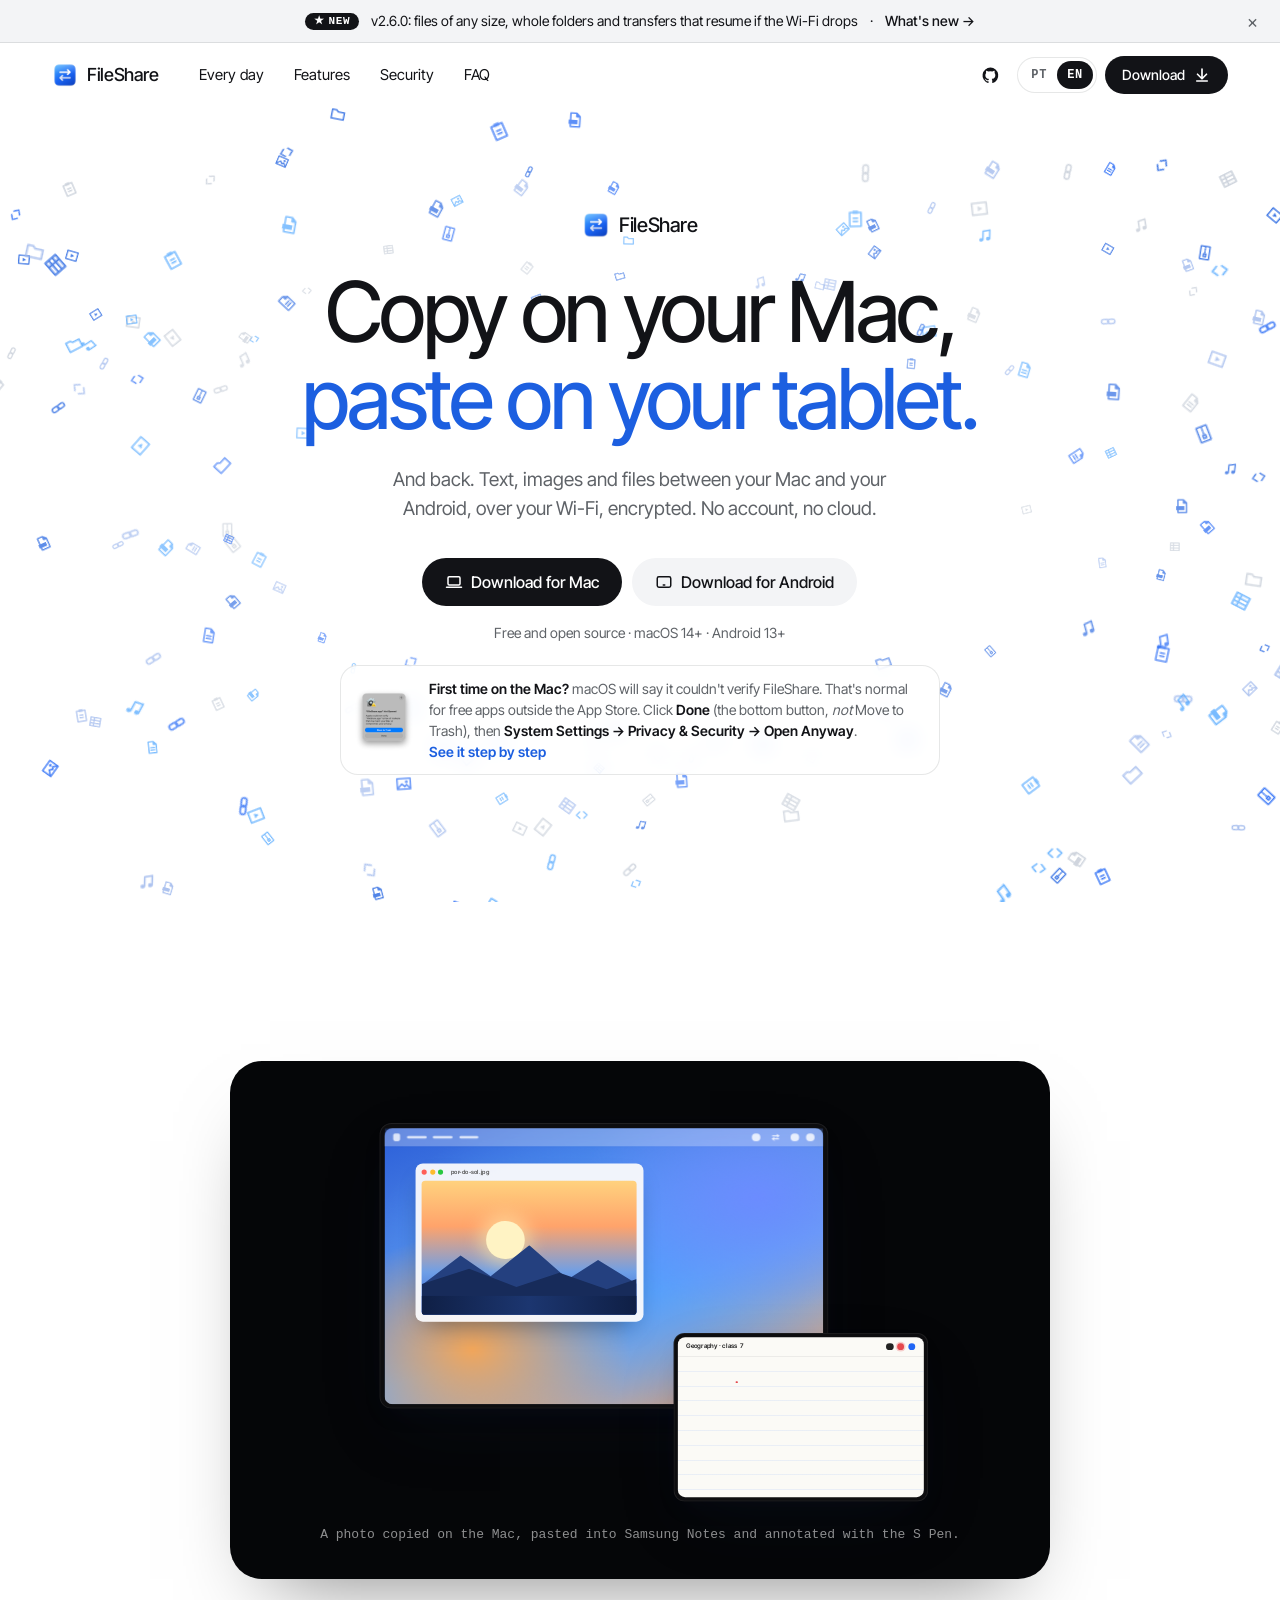
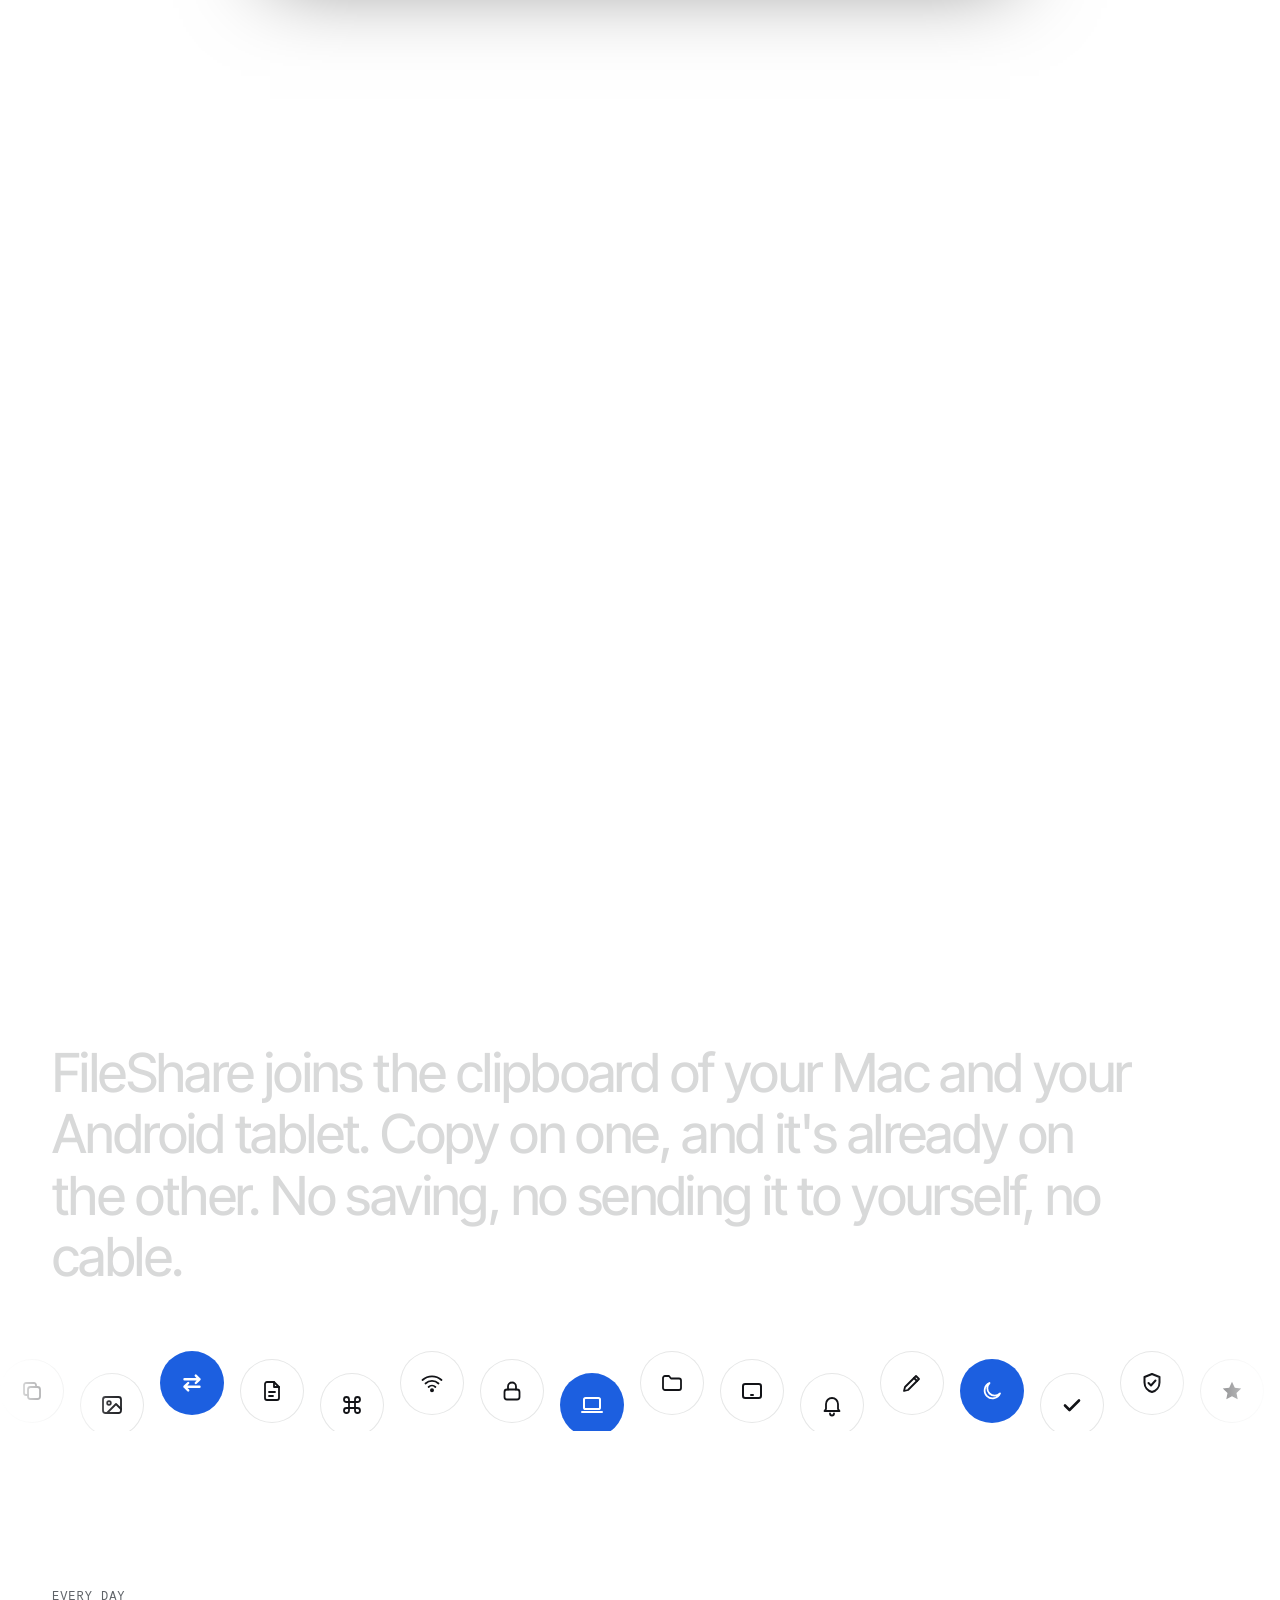
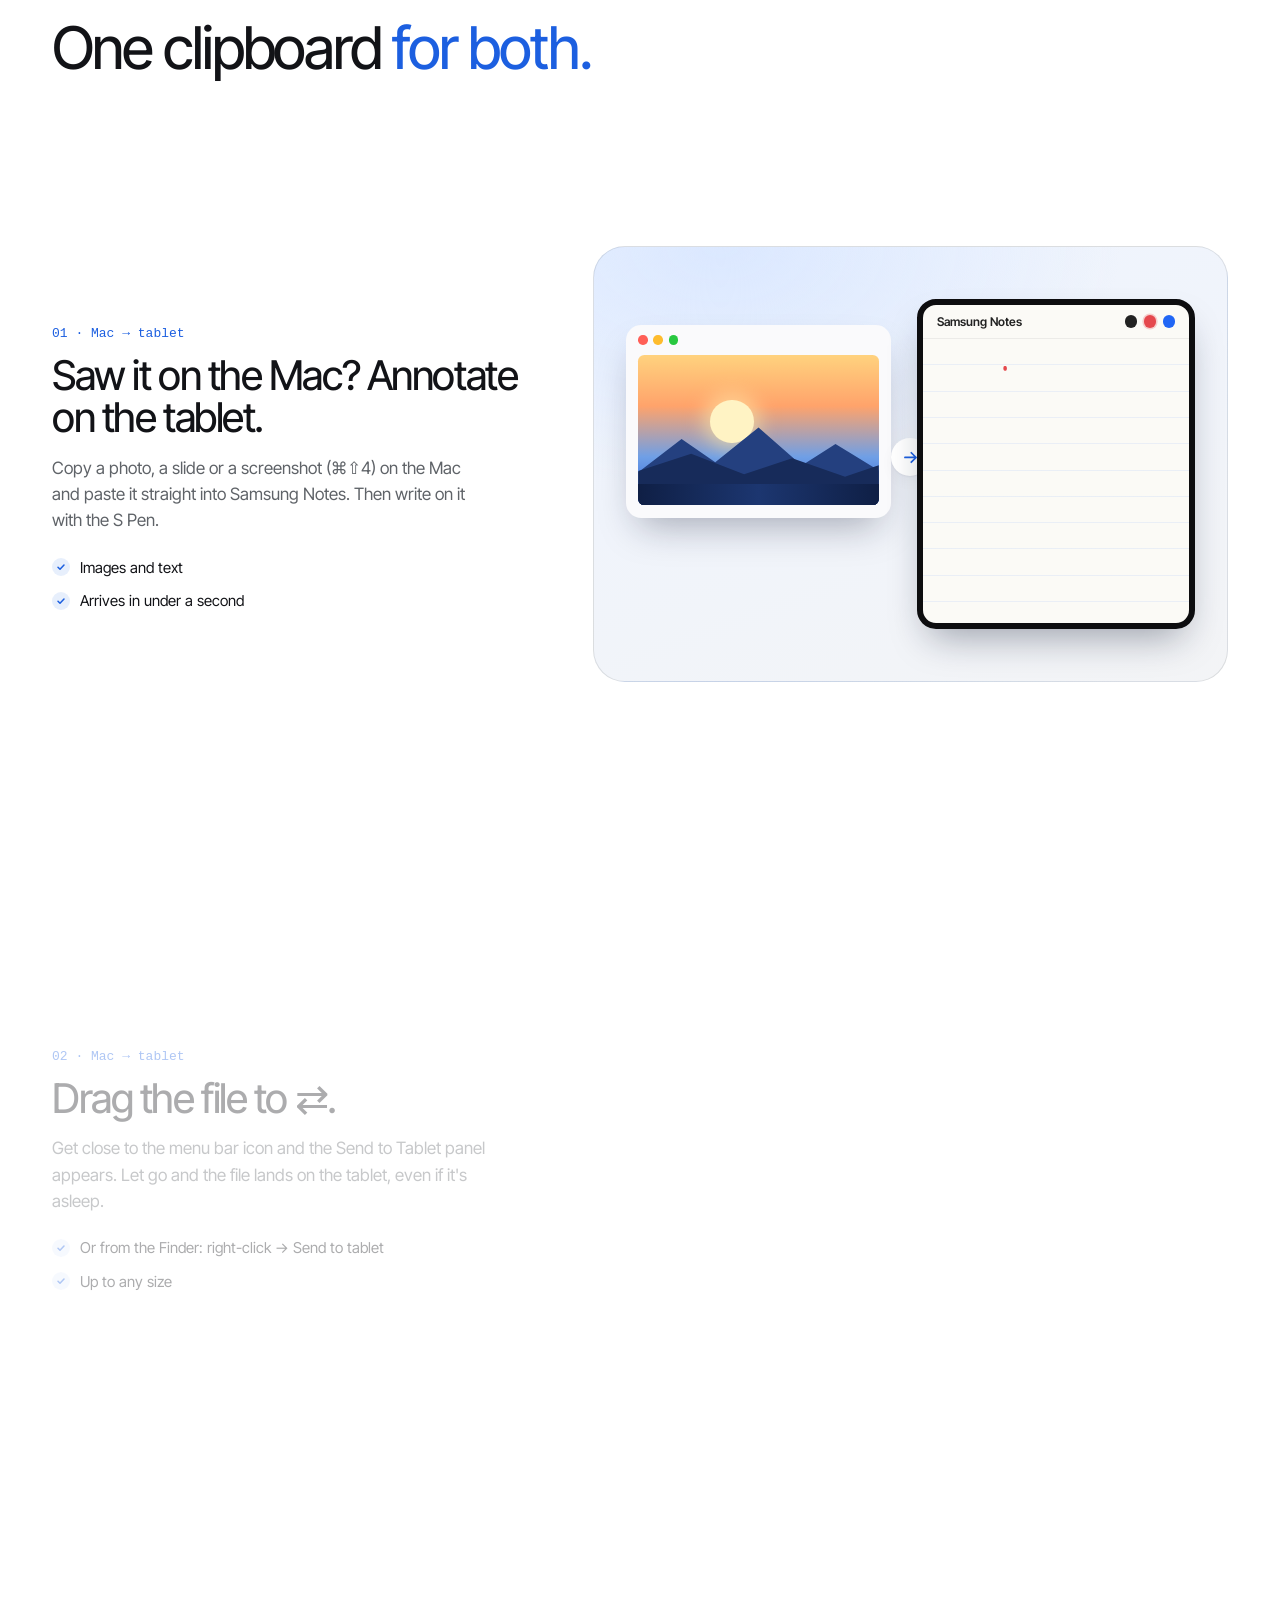
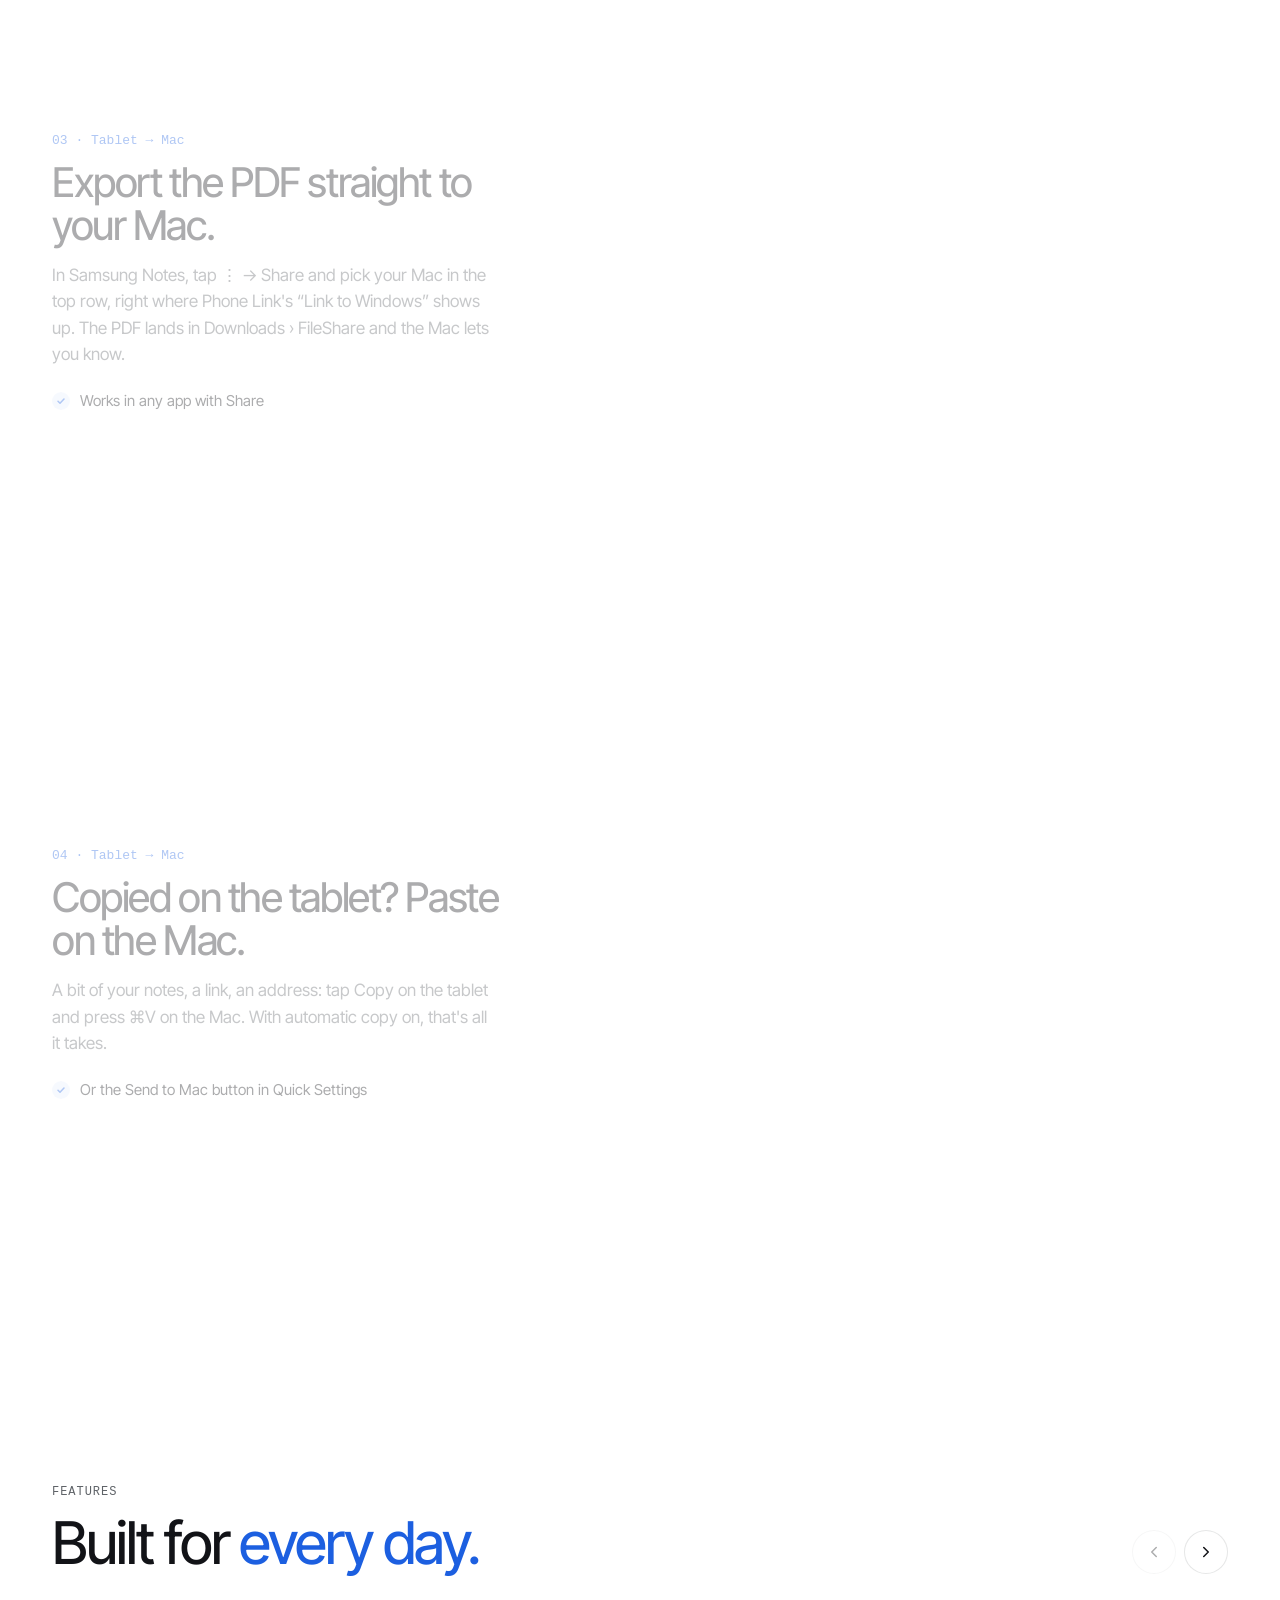
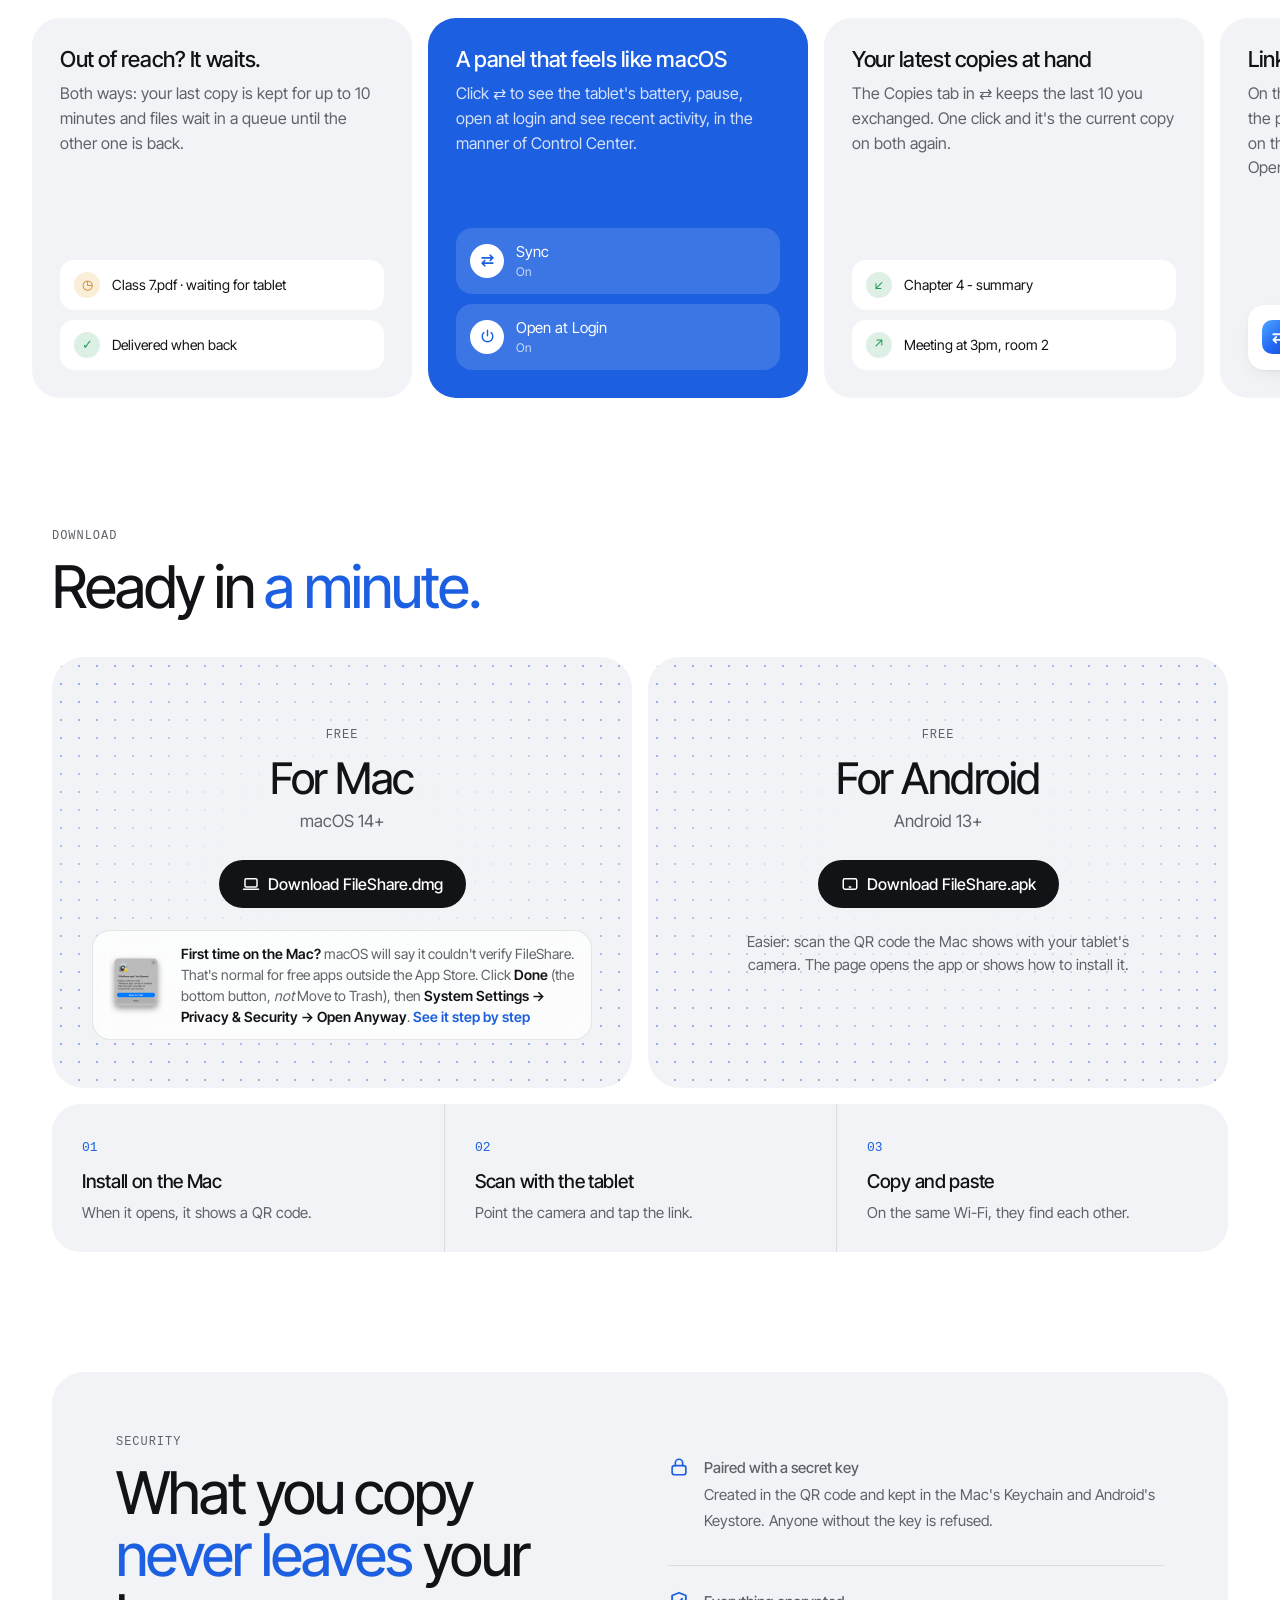
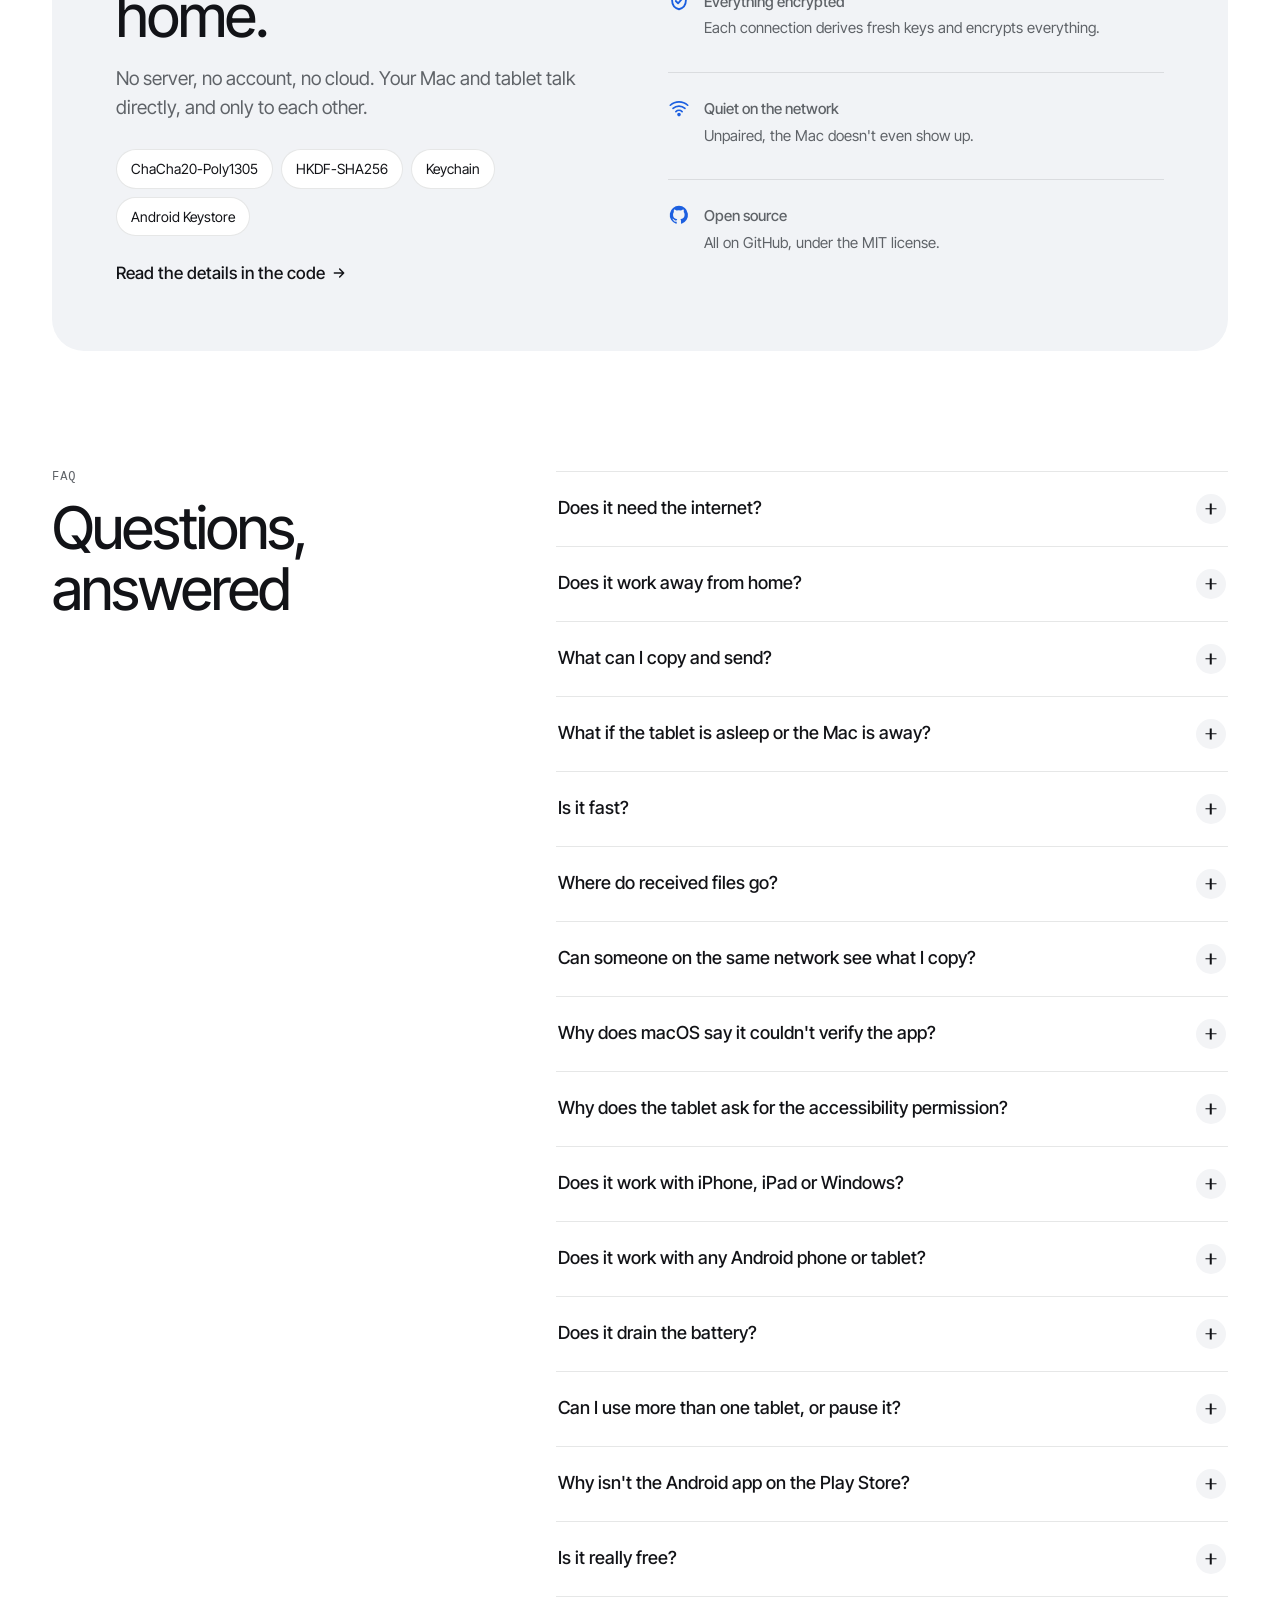
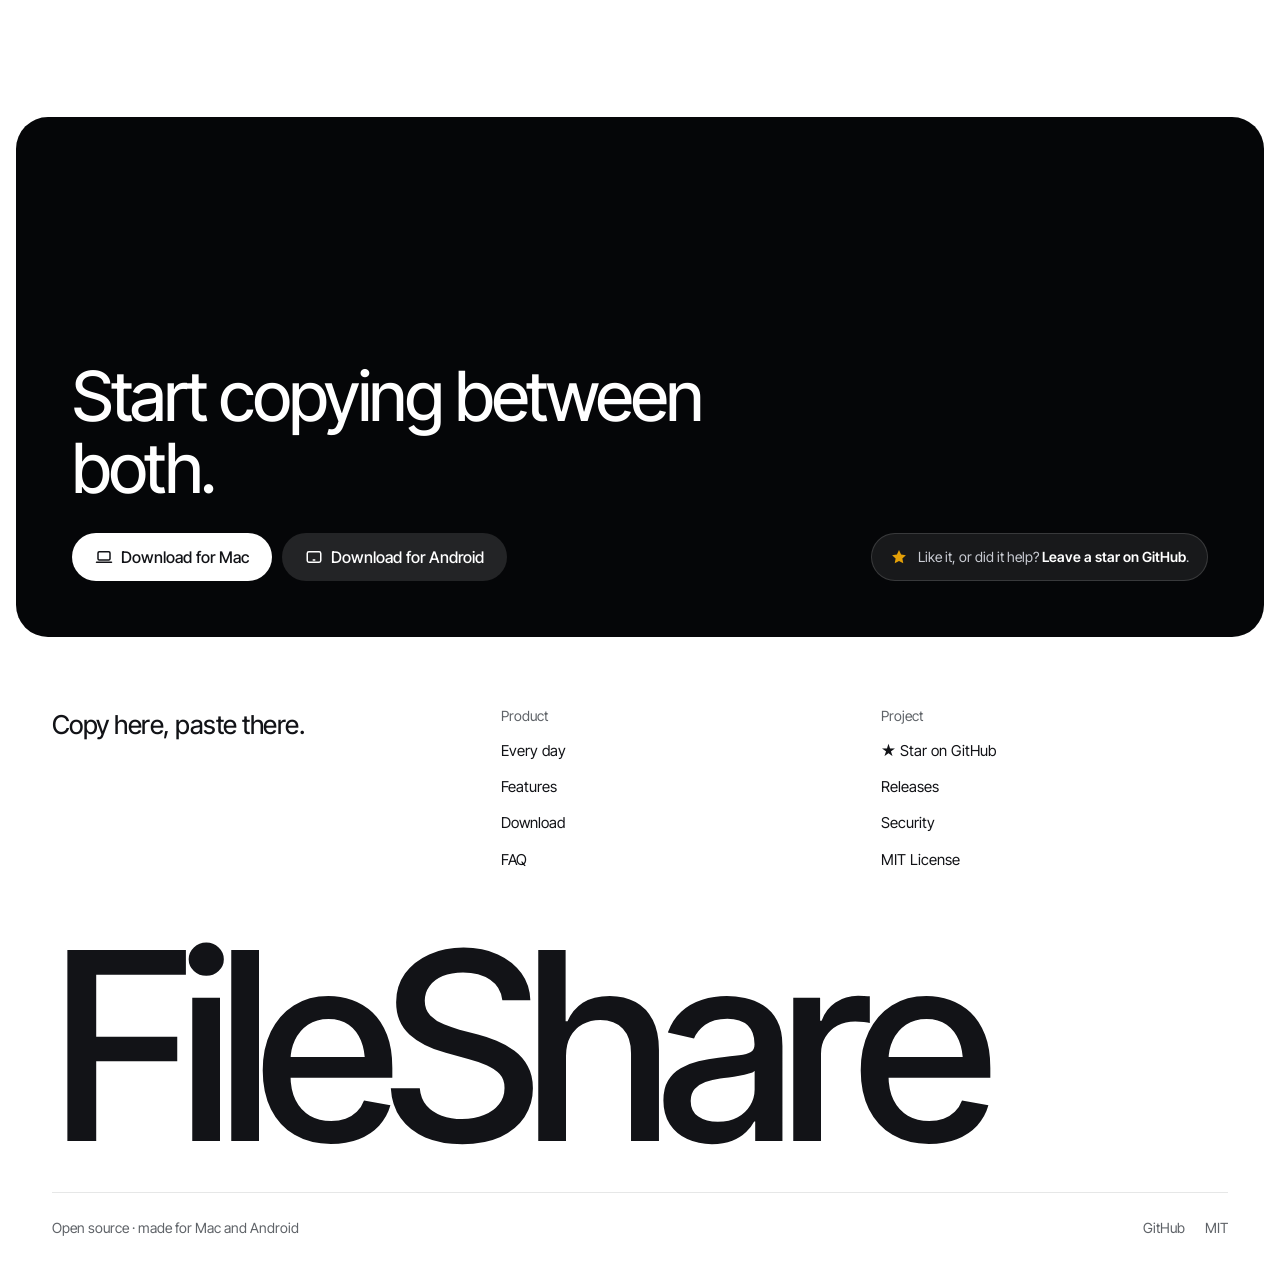
<file: site/index.html>
<!doctype html>
<html lang="pt-BR">
<head>
<meta charset="utf-8">
<meta name="color-scheme" content="light dark">
<meta name="viewport" content="width=device-width, initial-scale=1, viewport-fit=cover">
<meta http-equiv="Content-Security-Policy" content="default-src 'none'; script-src 'self'; style-src 'self' 'unsafe-inline'; img-src 'self' data:; font-src 'self'; base-uri 'none'; form-action 'none'">
<meta name="description" content="Copie no Mac e cole no tablet Android, e o contrário. Arquivos nos dois sentidos, pelo seu Wi-Fi, criptografado. Grátis e de código aberto.">
<meta name="theme-color" content="#ffffff" media="(prefers-color-scheme: light)">
<meta name="theme-color" content="#0b0c0e" media="(prefers-color-scheme: dark)">
<title>FileShare · seu Mac e seu tablet, juntos</title>
<link rel="icon" href="favicon.png">
<link rel="preload" href="fonts/InterTight.woff2" as="font" type="font/woff2" crossorigin>
<link rel="stylesheet" href="style.css?v=6592eccb">
<link rel="stylesheet" href="scenes.css?v=6592eccb">
<script src="lang.js?v=6592eccb"></script>
<script src="app.js?v=6592eccb" defer></script>
</head>
<body>
<svg width="0" height="0" style="position:absolute" aria-hidden="true">
  <symbol id="i-arrows" viewBox="0 0 24 24" fill="none" stroke="currentColor" stroke-width="2.4" stroke-linecap="round" stroke-linejoin="round"><path d="M4.5 8.3h15M15.8 4.6l3.7 3.7-3.7 3.7M19.5 15.7h-15M8.2 12l-3.7 3.7 3.7 3.7"/></symbol>
  <symbol id="i-down" viewBox="0 0 24 24" fill="none" stroke="currentColor" stroke-width="2.2" stroke-linecap="round" stroke-linejoin="round"><path d="M12 4v12M6 11l6 6 6-6M5 20h14"/></symbol>
  <symbol id="i-check" viewBox="0 0 24 24" fill="none" stroke="currentColor" stroke-width="2.6" stroke-linecap="round" stroke-linejoin="round"><path d="M5 12.5l4.5 4.5L19 7.5"/></symbol>
  <symbol id="i-shield" viewBox="0 0 24 24" fill="none" stroke="currentColor" stroke-width="2" stroke-linecap="round" stroke-linejoin="round"><path d="M12 3l7.5 3v5.5c0 4.6-3.2 8.3-7.5 9.5-4.3-1.2-7.5-4.9-7.5-9.5V6L12 3z"/><path d="M8.5 12l2.5 2.5 4.5-5"/></symbol>
  <symbol id="i-laptop" viewBox="0 0 24 24" fill="none" stroke="currentColor" stroke-width="2" stroke-linecap="round" stroke-linejoin="round"><rect x="4" y="5" width="16" height="11" rx="1.6"/><path d="M2 19h20"/></symbol>
  <symbol id="i-tablet" viewBox="0 0 24 24" fill="none" stroke="currentColor" stroke-width="2" stroke-linecap="round" stroke-linejoin="round"><rect x="3" y="5" width="18" height="14" rx="2.2"/><path d="M11 16h2"/></symbol>
  <symbol id="i-star" viewBox="0 0 24 24" fill="currentColor"><path d="M12 2.8l2.8 5.9 6.4.8-4.7 4.4 1.2 6.4L12 17.2l-5.7 3.1 1.2-6.4-4.7-4.4 6.4-.8z"/></symbol>
  <symbol id="i-github" viewBox="0 0 24 24" fill="currentColor"><path d="M12 2a10 10 0 0 0-3.2 19.5c.5.1.7-.2.7-.5v-1.7c-2.8.6-3.4-1.3-3.4-1.3-.4-1.1-1.1-1.4-1.1-1.4-.9-.6.1-.6.1-.6 1 .1 1.5 1 1.5 1 .9 1.5 2.4 1.1 2.9.8.1-.6.4-1.1.6-1.3-2.2-.3-4.6-1.1-4.6-5 0-1.1.4-2 1-2.7-.1-.3-.4-1.3.1-2.7 0 0 .8-.3 2.7 1a9.4 9.4 0 0 1 5 0c1.9-1.3 2.7-1 2.7-1 .5 1.4.2 2.4.1 2.7.6.7 1 1.6 1 2.7 0 3.9-2.3 4.7-4.6 5 .4.3.7.9.7 1.9V21c0 .3.2.6.7.5A10 10 0 0 0 12 2z"/></symbol>
  <symbol id="i-arrow" viewBox="0 0 24 24" fill="none" stroke="currentColor" stroke-width="2.2" stroke-linecap="round" stroke-linejoin="round"><path d="M5 12h14M13 6l6 6-6 6"/></symbol>
</svg>
<svg width="0" height="0" style="position:absolute" aria-hidden="true">
  <symbol id="i-copy" viewBox="0 0 24 24" fill="none" stroke="currentColor" stroke-width="1.8" stroke-linecap="round" stroke-linejoin="round"><rect x="8" y="8" width="12" height="12" rx="2.5"/><path d="M16 8V6a2 2 0 0 0-2-2H6a2 2 0 0 0-2 2v8a2 2 0 0 0 2 2h2"/></symbol>
  <symbol id="i-image" viewBox="0 0 24 24" fill="none" stroke="currentColor" stroke-width="1.8" stroke-linecap="round" stroke-linejoin="round"><rect x="3" y="4" width="18" height="16" rx="2.5"/><circle cx="9" cy="10" r="1.8"/><path d="M21 16l-5-5-9 9"/></symbol>
  <symbol id="i-file" viewBox="0 0 24 24" fill="none" stroke="currentColor" stroke-width="1.8" stroke-linecap="round" stroke-linejoin="round"><path d="M14 3H7a2 2 0 0 0-2 2v14a2 2 0 0 0 2 2h10a2 2 0 0 0 2-2V8z"/><path d="M14 3v5h5M9 13h6M9 17h4"/></symbol>
  <symbol id="i-cmd" viewBox="0 0 24 24" fill="none" stroke="currentColor" stroke-width="1.8" stroke-linecap="round" stroke-linejoin="round"><path d="M9 9V6.5A2.5 2.5 0 1 0 6.5 9H9zm0 0h6m-6 0v6m6-6V6.5A2.5 2.5 0 1 1 17.5 9H15zm0 0v6m0 0h-6m6 0v2.5a2.5 2.5 0 1 0 2.5-2.5H15zm-6 0v2.5A2.5 2.5 0 1 1 6.5 15H9z"/></symbol>
  <symbol id="i-wifi" viewBox="0 0 24 24" fill="none" stroke="currentColor" stroke-width="1.8" stroke-linecap="round" stroke-linejoin="round"><path d="M2.5 9a14 14 0 0 1 19 0M5.5 12.5a9.5 9.5 0 0 1 13 0M8.6 16a5 5 0 0 1 6.8 0"/><circle cx="12" cy="19.2" r="1.1" fill="currentColor"/></symbol>
  <symbol id="i-lock" viewBox="0 0 24 24" fill="none" stroke="currentColor" stroke-width="1.8" stroke-linecap="round" stroke-linejoin="round"><rect x="4.5" y="10.5" width="15" height="10" rx="2.5"/><path d="M8 10.5V7.5a4 4 0 0 1 8 0v3"/></symbol>
  <symbol id="i-folder" viewBox="0 0 24 24" fill="none" stroke="currentColor" stroke-width="1.8" stroke-linecap="round" stroke-linejoin="round"><path d="M3 7a2 2 0 0 1 2-2h4l2 2.5h8a2 2 0 0 1 2 2V17a2 2 0 0 1-2 2H5a2 2 0 0 1-2-2z"/></symbol>
  <symbol id="i-bell" viewBox="0 0 24 24" fill="none" stroke="currentColor" stroke-width="1.8" stroke-linecap="round" stroke-linejoin="round"><path d="M6 16V11a6 6 0 0 1 12 0v5l1.5 2h-15zM10 20.5a2 2 0 0 0 4 0"/></symbol>
  <symbol id="i-moon" viewBox="0 0 24 24" fill="none" stroke="currentColor" stroke-width="1.8" stroke-linecap="round" stroke-linejoin="round"><path d="M20 14.5A8 8 0 1 1 9.5 4a6.5 6.5 0 0 0 10.5 10.5z"/></symbol>
  <symbol id="i-pen" viewBox="0 0 24 24" fill="none" stroke="currentColor" stroke-width="1.8" stroke-linecap="round" stroke-linejoin="round"><path d="M4 20l4-1 11-11-3-3L5 16z"/><path d="M14 7l3 3"/></symbol>
  <symbol id="i-power" viewBox="0 0 24 24" fill="none" stroke="currentColor" stroke-width="2" stroke-linecap="round" stroke-linejoin="round"><path d="M12 3v8M6.8 6.5a7.5 7.5 0 1 0 10.4 0"/></symbol>
  <symbol id="i-menu" viewBox="0 0 24 24" fill="none" stroke="currentColor" stroke-width="1.8" stroke-linecap="round"><path d="M4 8h16M4 16h16"/></symbol>
  <symbol id="i-close" viewBox="0 0 24 24" fill="none" stroke="currentColor" stroke-width="1.8" stroke-linecap="round"><path d="M6 6l12 12M18 6L6 18"/></symbol>
  <symbol id="i-left" viewBox="0 0 24 24" fill="none" stroke="currentColor" stroke-width="2" stroke-linecap="round" stroke-linejoin="round"><path d="M15 6l-6 6 6 6"/></symbol>
  <symbol id="i-right" viewBox="0 0 24 24" fill="none" stroke="currentColor" stroke-width="2" stroke-linecap="round" stroke-linejoin="round"><path d="M9 6l6 6-6 6"/></symbol>
</svg>

<div class="banner" id="banner">
  <div class="in">
    <span class="tag">★ <span lang="pt">NOVO</span><span lang="en">NEW</span></span>
    <span><span lang="pt">v2.6.0: arquivos sem limite de tamanho, pastas inteiras e envio que continua se o Wi-Fi cair</span><span lang="en">v2.6.0: files of any size, whole folders and transfers that resume if the Wi-Fi drops</span></span>
    <span class="sep" aria-hidden="true">·</span>
    <a href="https://github.com/MarcoFilho1/fileshare/releases/latest" target="_blank" rel="noopener"><span lang="pt">Ver novidades →</span><span lang="en">What's new →</span></a>
    <button class="x" type="button" aria-label="Fechar / Close">×</button>
  </div>
</div>

<header class="nav" id="nav">
  <div class="wrap nav-inner">
    <a class="brand" href="#top"><img src="icon.png" alt="">FileShare</a>
    <nav class="nav-links">
      <a href="#dia-a-dia"><span lang="pt">No dia a dia</span><span lang="en">Every day</span></a>
      <a href="#recursos"><span lang="pt">Recursos</span><span lang="en">Features</span></a>
      <a href="#seguranca"><span lang="pt">Segurança</span><span lang="en">Security</span></a>
      <a href="#perguntas"><span lang="pt">Perguntas</span><span lang="en">FAQ</span></a>
    </nav>
    <div class="nav-right">
      <a class="icon-btn gh" href="https://github.com/MarcoFilho1/fileshare" target="_blank" rel="noopener" title="GitHub"><svg><use href="#i-github"/></svg></a>
      <div class="lang-switch" role="group" aria-label="Idioma / Language"><button type="button" data-lang="pt">PT</button><button type="button" data-lang="en">EN</button></div>
      <a class="btn btn-ink btn-sm" href="#baixar"><span lang="pt">Baixar</span><span lang="en">Download</span> <svg><use href="#i-down"/></svg></a>
      <button class="icon-btn menu-btn" type="button" aria-label="Menu" aria-expanded="false"><svg><use href="#i-menu"/></svg></button>
    </div>
  </div>
</header>

<div class="sheet-menu" id="sheet-menu" aria-hidden="true">
  <div class="top"><a class="brand" href="#top"><img src="icon.png" alt="">FileShare</a><button class="icon-btn close" type="button" aria-label="Fechar / Close"><svg><use href="#i-close"/></svg></button></div>
  <nav>
    <a href="#dia-a-dia"><span lang="pt">No dia a dia</span><span lang="en">Every day</span><svg width="18" height="18"><use href="#i-right"/></svg></a>
    <a href="#recursos"><span lang="pt">Recursos</span><span lang="en">Features</span><svg width="18" height="18"><use href="#i-right"/></svg></a>
    <a href="#baixar"><span lang="pt">Baixar</span><span lang="en">Download</span><svg width="18" height="18"><use href="#i-right"/></svg></a>
    <a href="#seguranca"><span lang="pt">Segurança</span><span lang="en">Security</span><svg width="18" height="18"><use href="#i-right"/></svg></a>
    <a href="#perguntas"><span lang="pt">Perguntas</span><span lang="en">FAQ</span><svg width="18" height="18"><use href="#i-right"/></svg></a>
  </nav>
  <div class="foot">
    <div class="lang-switch" role="group" aria-label="Idioma / Language"><button type="button" data-lang="pt">PT</button><button type="button" data-lang="en">EN</button></div>
    <a class="btn btn-line btn-sm" href="https://github.com/MarcoFilho1/fileshare" target="_blank" rel="noopener"><svg><use href="#i-star"/></svg><span lang="pt">Estrela no GitHub</span><span lang="en">Star on GitHub</span></a>
  </div>
</div>

<main id="top">
  <!-- topo: campo de partículas azuis em volta do título -->
  <section class="hero">
    <canvas id="field" aria-hidden="true"></canvas>
    <div class="content">
      <div class="mark reveal"><img src="icon.png" alt="">FileShare</div>
      <h1 class="display reveal" style="--d:.06s">
        <span lang="pt">Copie no Mac,<br><em>cole no tablet.</em></span>
        <span lang="en">Copy on your Mac,<br><em>paste on your tablet.</em></span>
      </h1>
      <p class="lede reveal" style="--d:.12s">
        <span lang="pt">E o contrário. Texto, imagens e arquivos entre o seu Mac e o seu Android, pelo seu Wi-Fi, criptografados. Sem conta e sem nuvem.</span>
        <span lang="en">And back. Text, images and files between your Mac and your Android, over your Wi-Fi, encrypted. No account, no cloud.</span>
      </p>
      <div class="hero-actions reveal" style="--d:.18s">
        <a class="btn btn-ink" data-os="mac" href="https://github.com/MarcoFilho1/fileshare/releases/latest/download/FileShare.dmg"><svg><use href="#i-laptop"/></svg><span lang="pt">Baixar para Mac</span><span lang="en">Download for Mac</span></a>
        <a class="btn btn-ghost" data-os="android" href="https://github.com/MarcoFilho1/fileshare/releases/latest/download/FileShare.apk"><svg><use href="#i-tablet"/></svg><span lang="pt">Baixar para Android</span><span lang="en">Download for Android</span></a>
      </div>
      <p class="avail reveal" style="--d:.22s"><span lang="pt">Grátis e de código aberto · macOS 14+ · Android 13+</span><span lang="en">Free and open source · macOS 14+ · Android 13+</span></p>
      <div class="mac-note reveal" style="--d:.3s">
        <img src="media/macos-alert.png" alt="" width="62" height="66">
        <p>
          <span lang="pt"><b>Primeira vez no Mac?</b> O macOS vai dizer que não conseguiu verificar o FileShare. É normal para apps gratuitos fora da App Store. Clique no <b>botão de baixo</b> (Done), <i>não</i> no azul (Move to Trash) e depois em <b>Ajustes do Sistema → Privacidade e Segurança → Abrir mesmo assim</b>. <a href="#" data-mac-help>Ver o passo a passo</a></span>
          <span lang="en"><b>First time on the Mac?</b> macOS will say it couldn't verify FileShare. That's normal for free apps outside the App Store. Click <b>Done</b> (the bottom button, <i>not</i> Move to Trash), then <b>System Settings → Privacy &amp; Security → Open Anyway</b>. <a href="#" data-mac-help>See it step by step</a></span>
        </p>
      </div>
    </div>
  </section>

  <!-- o cartão escuro cresce enquanto você rola, com a cena de copiar e anotar -->
  <section class="grow" aria-label="Demonstração">
    <div class="pin">
      <div class="card" id="grow-card">
        <canvas id="grow-field" aria-hidden="true"></canvas>
        <div class="stagebox" aria-hidden="true"><div class="scene" id="scene">
        <div class="slab"></div>
        <div class="mac">
          <div class="screen">
            <div class="menubar">
              <div class="dots"><i></i><i></i><i></i><i></i></div>
              <div class="right"><i></i><span class="tray"><svg><use href="#i-arrows"/></svg></span><i></i><i></i></div>
            </div>
            <div class="photo-win">
              <div class="bar"><span class="lights"><i></i><i></i><i></i></span><span>por-do-sol.jpg</span></div>
              <div class="photo"><i class="sun"></i><i class="m1"></i><i class="m2"></i><i class="sea"></i></div>
              <div class="sel"></div>
            </div>
            <div class="keycap"><kbd>⌘</kbd><kbd>C</kbd></div>
          </div>
        </div>
        <div class="clipfly"><div class="photo"><i class="sun"></i><i class="m1"></i><i class="m2"></i><i class="sea"></i></div></div>
        <div class="tablet">
          <div class="tscreen notes">
            <div class="ntop"><b><span lang="pt">Geografia · aula 7</span><span lang="en">Geography · class 7</span></b><span class="pens"><i></i><i></i><i></i></span></div>
            <div class="paper">
              <div class="pasted photo"><i class="sun"></i><i class="m1"></i><i class="m2"></i><i class="sea"></i></div>
              <svg class="ink" viewBox="0 0 100 60" preserveAspectRatio="none">
                <path class="k1" pathLength="1" d="M23 10.5 C 28 10, 30.5 13.5, 30 17.5 C 29.5 22, 25 24, 21 23 C 16.5 22, 15.5 17, 17 14 C 18.5 11.5, 21 10.6, 24 10.8"/>
                <path class="k2" pathLength="1" d="M31 15 C 38 12, 44 12, 50 13 M46.5 10 L 50.5 13 L 46.5 16.5"/>
                <path class="k3" pathLength="1" d="M53 12 c 1.5 -3, 3 3, 4.5 0 s 2.5 -3, 4 0 s 2.5 3, 4 0 s 2.5 -3, 4 0 M53 19 c 2 -2.5, 4 2.5, 6 0 s 3 -2.5, 6 0 s 3 2.5, 5 0"/>
              </svg>
              <div class="press"></div>
              <div class="ctx"><span lang="pt">Colar</span><span lang="en">Paste</span></div>
            </div>
          </div>
        </div>
      </div></div>
        <p class="cap"><span lang="pt">Uma foto copiada no Mac, colada no Samsung Notes e anotada com a S Pen.</span><span lang="en">A photo copied on the Mac, pasted into Samsung Notes and annotated with the S Pen.</span></p>
      </div>
    </div>
  </section>

  <!-- manifesto: as palavras acendem com a rolagem -->
  <section class="manifesto">
    <div class="wrap">
      <p data-words lang="pt">O FileShare junta a área de transferência do seu Mac e do seu tablet Android. Copiou num, já está no outro. Sem salvar, sem mandar para você mesmo, sem cabo.</p>
      <p data-words lang="en">FileShare joins the clipboard of your Mac and your Android tablet. Copy on one, and it's already on the other. No saving, no sending it to yourself, no cable.</p>
    </div>
    <div class="chips" aria-hidden="true">
      <div class="track"><span class="chip"><svg><use href="#i-copy"/></svg></span><span class="chip"><svg><use href="#i-image"/></svg></span><span class="chip blue"><svg><use href="#i-arrows"/></svg></span><span class="chip"><svg><use href="#i-file"/></svg></span><span class="chip"><svg><use href="#i-cmd"/></svg></span><span class="chip"><svg><use href="#i-wifi"/></svg></span><span class="chip"><svg><use href="#i-lock"/></svg></span><span class="chip blue"><svg><use href="#i-laptop"/></svg></span><span class="chip"><svg><use href="#i-folder"/></svg></span><span class="chip"><svg><use href="#i-tablet"/></svg></span><span class="chip"><svg><use href="#i-bell"/></svg></span><span class="chip"><svg><use href="#i-pen"/></svg></span><span class="chip blue"><svg><use href="#i-moon"/></svg></span><span class="chip"><svg><use href="#i-check"/></svg></span><span class="chip"><svg><use href="#i-shield"/></svg></span><span class="chip"><svg><use href="#i-star"/></svg></span><span class="chip"><svg><use href="#i-copy"/></svg></span><span class="chip"><svg><use href="#i-image"/></svg></span><span class="chip blue"><svg><use href="#i-arrows"/></svg></span><span class="chip"><svg><use href="#i-file"/></svg></span><span class="chip"><svg><use href="#i-cmd"/></svg></span><span class="chip"><svg><use href="#i-wifi"/></svg></span><span class="chip"><svg><use href="#i-lock"/></svg></span><span class="chip blue"><svg><use href="#i-laptop"/></svg></span><span class="chip"><svg><use href="#i-folder"/></svg></span><span class="chip"><svg><use href="#i-tablet"/></svg></span><span class="chip"><svg><use href="#i-bell"/></svg></span><span class="chip"><svg><use href="#i-pen"/></svg></span><span class="chip blue"><svg><use href="#i-moon"/></svg></span><span class="chip"><svg><use href="#i-check"/></svg></span><span class="chip"><svg><use href="#i-shield"/></svg></span><span class="chip"><svg><use href="#i-star"/></svg></span></div>
    </div>
  </section>

  <!-- no dia a dia: o texto rola, a cena à direita troca -->
  <section class="daily" id="dia-a-dia">
    <div class="wrap">
      <div class="head reveal">
        <div class="eyebrow"><span lang="pt">No dia a dia</span><span lang="en">Every day</span></div>
        <h2 class="display h2" style="margin-top:14px"><span lang="pt">Uma área de transferência <em>para os dois.</em></span><span lang="en">One clipboard <em>for both.</em></span></h2>
      </div>
      <div class="grid">
        <div class="list">
          <article class="item" data-art="0">
            <span class="num">01 · Mac → tablet</span>
            <h3 class="display"><span lang="pt">Viu no Mac? Anote no tablet.</span><span lang="en">Saw it on the Mac? Annotate on the tablet.</span></h3>
            <p><span lang="pt">Copie uma foto, um slide ou um print (⌘⇧4) no Mac e cole direto no Samsung Notes. Depois é só escrever por cima com a S Pen.</span><span lang="en">Copy a photo, a slide or a screenshot (⌘⇧4) on the Mac and paste it straight into Samsung Notes. Then write on it with the S Pen.</span></p>
            <ul class="ticks"><li><span lang="pt">Imagens e texto</span><span lang="en">Images and text</span></li><li><span lang="pt">Chega em menos de um segundo</span><span lang="en">Arrives in under a second</span></li></ul>
            <div class="art-slot"></div>
          </article>
          <article class="item" data-art="1">
            <span class="num">02 · Mac → tablet</span>
            <h3 class="display"><span lang="pt">Arraste o arquivo até o ⇄.</span><span lang="en">Drag the file to ⇄.</span></h3>
            <p><span lang="pt">Chegou perto do ícone na barra de menu, o painel Send to Tablet aparece. Soltou, o arquivo chega no tablet, mesmo que ele esteja dormindo.</span><span lang="en">Get close to the menu bar icon and the Send to Tablet panel appears. Let go and the file lands on the tablet, even if it's asleep.</span></p>
            <ul class="ticks"><li><span lang="pt">Ou pelo Finder: botão direito → Enviar ao tablet</span><span lang="en">Or from the Finder: right-click → Send to tablet</span></li><li><span lang="pt">Até sem limite de tamanho</span><span lang="en">Up to any size</span></li></ul>
            <div class="art-slot"></div>
          </article>
          <article class="item" data-art="2">
            <span class="num">03 · Tablet → Mac</span>
            <h3 class="display"><span lang="pt">Exporte o PDF direto para o Mac.</span><span lang="en">Export the PDF straight to your Mac.</span></h3>
            <p><span lang="pt">No Samsung Notes, toque em ⋮ → Compartilhar e escolha o seu Mac, na fileira de cima, no mesmo lugar do “Ligar ao Windows” do Phone Link. O PDF cai em Downloads › FileShare e o Mac avisa.</span><span lang="en">In Samsung Notes, tap ⋮ → Share and pick your Mac in the top row, right where Phone Link's “Link to Windows” shows up. The PDF lands in Downloads › FileShare and the Mac lets you know.</span></p>
            <ul class="ticks"><li><span lang="pt">Funciona em qualquer app com Compartilhar</span><span lang="en">Works in any app with Share</span></li></ul>
            <div class="art-slot"></div>
          </article>
          <article class="item" data-art="3">
            <span class="num">04 · Tablet → Mac</span>
            <h3 class="display"><span lang="pt">Copiou no tablet? Cole no Mac.</span><span lang="en">Copied on the tablet? Paste on the Mac.</span></h3>
            <p><span lang="pt">Um trecho das suas notas, um link, um endereço: toque em Copiar no tablet e use ⌘V no Mac. Com a cópia automática ligada, não precisa de mais nada.</span><span lang="en">A bit of your notes, a link, an address: tap Copy on the tablet and press ⌘V on the Mac. With automatic copy on, that's all it takes.</span></p>
            <ul class="ticks"><li><span lang="pt">Ou pelo botão Enviar ao Mac, nas Configurações rápidas</span><span lang="en">Or the Send to Mac button in Quick Settings</span></li></ul>
            <div class="art-slot"></div>
          </article>
        </div>
        <div class="viewer" aria-hidden="true">
          <div class="story-art art-notes" aria-hidden="true">
          <div class="sa-mac">
            <div class="sa-bar"><i></i><i></i><i></i></div>
            <div class="photo"><i class="sun"></i><i class="m1"></i><i class="m2"></i><i class="sea"></i></div>
            <div class="sa-key"><kbd>⌘</kbd><kbd>C</kbd></div>
          </div>
          <div class="sa-arrow"><svg><use href="#i-arrow"/></svg></div>
          <div class="sa-tab notes">
            <div class="ntop"><b>Samsung Notes</b><span class="pens"><i></i><i></i><i></i></span></div>
            <div class="paper">
              <div class="pasted photo"><i class="sun"></i><i class="m1"></i><i class="m2"></i><i class="sea"></i></div>
              <svg class="ink" viewBox="0 0 100 60" preserveAspectRatio="none">
                <path class="k1" pathLength="1" d="M30 6 C 36 5.5, 39 9.5, 38 14 C 37 19, 32 21, 27 20 C 22 19, 21 13, 23 10 C 25 7, 28 6, 31 6.2"/>
                <path class="k3" pathLength="1" d="M60 10 c 1.5 -3, 3 3, 4.5 0 s 2.5 -3, 4 0 s 2.5 3, 4 0 s 2.5 -3, 4 0 M60 18 c 2 -2.5, 4 2.5, 6 0 s 3 -2.5, 6 0 s 3 2.5, 5 0 M60 26 c 2 -2.5, 4 2.5, 6 0 s 3 -2.5, 6 0"/>
              </svg>
            </div>
          </div>
        </div>
          <div class="story-art art-drag"><div class="scene dragscene">
            <div class="slab"></div>
            <div class="mac">
              <div class="screen">
                <div class="menubar">
                  <div class="dots"><i></i><i></i><i></i><i></i></div>
                  <div class="right"><i></i><span class="tray"><svg><use href="#i-arrows"/></svg></span><i></i><i></i></div>
                </div>
                <div class="window">
                  <div class="lights"><i></i><i></i><i></i></div>
                  <div class="files">
                    <div class="file"><span class="doc"></span>Aula 7.pdf</div>
                    <div class="file"><span class="doc" style="--c:#2bb673"></span>notas.csv</div>
                    <div class="file"><span class="doc" style="--c:#2166f5"></span>slides.key</div>
                    <div class="file"><span class="doc" style="--c:#f2a93b"></span>foto.png</div>
                    <div class="file"><span class="doc" style="--c:#13a9bd"></span>resumo.txt</div>
                  </div>
                </div>
                <div class="flyer"></div>
                <div class="drop">
                  <div class="head">
                    <span class="c"><svg style="color:#fff"><use href="#i-tablet"/></svg></span>
                    <span><b>Send to Tablet</b><small>Galaxy Tab S9 FE</small></span>
                  </div>
                  <div class="tile">
                    <div class="lit"></div>
                    <div class="stagev s0"><div><span class="ring"><svg style="color:#666"><use href="#i-down"/></svg></span>Drop files here</div></div>
                    <div class="stagev s1"><div><span class="ring"><svg style="color:#2166f5"><use href="#i-down"/></svg></span>Release to send</div></div>
                    <div class="stagev s2"><div>Aula 7.pdf<div class="bar"><i></i></div></div></div>
                    <div class="stagev s3"><div><span class="ok"><svg style="color:#fff"><use href="#i-check"/></svg></span>Sent to Galaxy Tab S9 FE</div></div>
                  </div>
                </div>
              </div>
            </div>
            <div class="tablet">
              <div class="tscreen">
                <div class="notif">
                  <span class="c"><svg style="color:#fff"><use href="#i-arrows"/></svg></span>
                  <span><b><span lang="pt">PDF recebido do MacBook</span><span lang="en">PDF from MacBook</span></b><small><span lang="pt">Aula 7.pdf · toque para abrir</span><span lang="en">Aula 7.pdf · tap to open</span></small></span>
                </div>
                <div class="tapp">
                  <img src="icon.png" alt="">
                  <b>FileShare</b>
                  <div class="card"><span class="c"></span><span><b>MacBook Air</b><small><i></i><span lang="pt">Conectado</span><span lang="en">Connected</span></small></span></div>
                </div>
              </div>
            </div>
          </div></div>
          <div class="story-art art-share" aria-hidden="true">
          <div class="sa-tab notes share-tab">
            <div class="ntop"><b>Samsung Notes</b><span class="kebab"><i></i><i></i><i></i></span></div>
            <div class="paper">
              <div class="pasted photo"><i class="sun"></i><i class="m1"></i><i class="m2"></i><i class="sea"></i></div>
              <svg class="ink" viewBox="0 0 100 60" preserveAspectRatio="none">
                <path pathLength="1" d="M30 6 C 36 5.5, 39 9.5, 38 14 C 37 19, 32 21, 27 20 C 22 19, 21 13, 23 10 C 25 7, 28 6, 31 6.2"/>
                <path pathLength="1" d="M60 10 c 1.5 -3, 3 3, 4.5 0 s 2.5 -3, 4 0 s 2.5 3, 4 0 s 2.5 -3, 4 0 M60 18 c 2 -2.5, 4 2.5, 6 0 s 3 -2.5, 6 0 s 3 2.5, 5 0"/>
              </svg>
            </div>
            <div class="amenu">
              <span><span lang="pt">Salvar como arquivo</span><span lang="en">Save as file</span></span>
              <span class="hit"><span lang="pt">Compartilhar</span><span lang="en">Share</span></span>
              <span><span lang="pt">Imprimir</span><span lang="en">Print</span></span>
              <span><span lang="pt">Fixar no topo</span><span lang="en">Pin to top</span></span>
            </div>
            <div class="scrim"></div>
            <div class="sheet2">
              <div class="sh-file"><span class="pdf">PDF</span><span><b><span lang="pt">Geografia · aula 7.pdf</span><span lang="en">Geography · class 7.pdf</span></b><small>1,8 MB</small></span></div>
              <div class="sh-row">
                <div class="tgt me"><span class="av"><svg><use href="#i-laptop"/></svg></span><small>Marco MacBook Air</small></div>
                <div class="tgt"><span class="av gray"><svg><use href="#i-laptop"/></svg></span><small><span lang="pt">Ligar ao Windows</span><span lang="en">Link to Windows</span></small></div>
                <div class="tgt"><span class="av pink">A</span><small>Ana</small></div>
                <div class="tgt"><span class="av teal">Q</span><small>Quick Share</small></div>
              </div>
              <div class="sh-apps"><i></i><i></i><i></i><i></i><i></i></div>
            </div>
            <div class="tap t1"></div><div class="tap t2"></div><div class="tap t3"></div>
          </div>
          <div class="mini-mac">
            <div class="mm-screen">
              <div class="mm-bar"><i></i><i></i><i></i><span></span><i class="r"></i><i class="r"></i></div>
              <div class="mac-notif">
                <span class="ic"><svg><use href="#i-arrows"/></svg></span>
                <span><b><span lang="pt">PDF recebido de Galaxy Tab S9 FE</span><span lang="en">PDF from Galaxy Tab S9 FE</span></b><small><span lang="pt">Geografia · aula 7.pdf · clique para abrir</span><span lang="en">Geography · class 7.pdf · click to open</span></small></span>
              </div>
            </div>
          </div>
        </div>
          <div class="story-art art-back" aria-hidden="true">
          <div class="sa-tab notes">
            <div class="ntop"><b>Samsung Notes</b><span class="pens"><i></i><i></i><i></i></span></div>
            <div class="paper txt">
              <p><span lang="pt">Revisar: <mark>relevo, clima e vegetação do litoral</mark> até sexta.</span><span lang="en">Review: <mark>coastal relief, climate and vegetation</mark> by Friday.</span></p>
              <div class="tbar"><b><span lang="pt">Copiar</span><span lang="en">Copy</span></b><span><span lang="pt">Compartilhar</span><span lang="en">Share</span></span><span><span lang="pt">Selecionar tudo</span><span lang="en">Select all</span></span></div>
            </div>
          </div>
          <div class="sa-arrow"><svg><use href="#i-arrow"/></svg></div>
          <div class="sa-mac doc">
            <div class="sa-bar"><i></i><i></i><i></i></div>
            <div class="docbody">
              <b><span lang="pt">Plano de estudos</span><span lang="en">Study plan</span></b>
              <p class="typed"><span lang="pt">relevo, clima e vegetação do litoral</span><span lang="en">coastal relief, climate and vegetation</span></p>
              <div class="sa-key"><kbd>⌘</kbd><kbd>V</kbd></div>
            </div>
          </div>
        </div>
        </div>
      </div>
    </div>
  </section>

  <!-- recursos em carrossel -->
  <section class="features" id="recursos">
    <div class="wrap row-head">
      <div class="reveal">
        <div class="eyebrow"><span lang="pt">Recursos</span><span lang="en">Features</span></div>
        <h2 class="display h2" style="margin-top:14px"><span lang="pt">Feito para o <em>uso de todo dia.</em></span><span lang="en">Built for <em>every day.</em></span></h2>
      </div>
      <div class="arrows"><button class="round prev" type="button" aria-label="Anterior / Previous"><svg><use href="#i-left"/></svg></button><button class="round next" type="button" aria-label="Próximo / Next"><svg><use href="#i-right"/></svg></button></div>
    </div>
    <div class="rail-wrap"><div class="rail" id="rail">
      <article class="fcard">
        <h3><span lang="pt">Um longe do outro? Espera.</span><span lang="en">Out of reach? It waits.</span></h3>
        <p><span lang="pt">Nos dois sentidos: a última cópia fica guardada por até 10 minutos e os arquivos esperam na fila até o outro voltar.</span><span lang="en">Both ways: your last copy is kept for up to 10 minutes and files wait in a queue until the other one is back.</span></p>
        <div class="vis queue"><div class="w"><i>◷</i><span lang="pt">Aula 7.pdf · espera o tablet</span><span lang="en">Class 7.pdf · waiting for tablet</span></div><div class="d"><i>✓</i><span lang="pt">Entregue ao voltar</span><span lang="en">Delivered when back</span></div></div>
      </article>
      <article class="fcard blue">
        <h3><span lang="pt">Um painel que parece do macOS</span><span lang="en">A panel that feels like macOS</span></h3>
        <p><span lang="pt">Clique no ⇄ para ver a bateria do tablet, pausar, abrir ao iniciar e ver a atividade recente, no estilo da Central de Controle.</span><span lang="en">Click ⇄ to see the tablet's battery, pause, open at login and see recent activity, in the manner of Control Center.</span></p>
        <div class="vis toggle-art">
          <div><i><svg><use href="#i-arrows"/></svg></i><span>Sync<small><span lang="pt">Ligado</span><span lang="en">On</span></small></span></div>
          <div><i><svg><use href="#i-power"/></svg></i><span><span lang="pt">Abrir ao iniciar</span><span lang="en">Open at Login</span><small><span lang="pt">Ligado</span><span lang="en">On</span></small></span></div>
        </div>
      </article>
      <article class="fcard">
        <h3><span lang="pt">As últimas cópias à mão</span><span lang="en">Your latest copies at hand</span></h3>
        <p><span lang="pt">Na aba Cópias do ⇄ ficam as últimas 10 trocadas entre o Mac e o tablet. Um clique e ela volta a ser a cópia atual nos dois.</span><span lang="en">The Copies tab in ⇄ keeps the last 10 you exchanged. One click and it's the current copy on both again.</span></p>
        <div class="vis queue">
          <div class="d"><i>↙</i><span lang="pt">Capítulo 4 - resumo</span><span lang="en">Chapter 4 - summary</span></div>
          <div class="d"><i>↗</i><span lang="pt">Reunião às 15h, sala 2</span><span lang="en">Meeting at 3pm, room 2</span></div>
        </div>
      </article>
      <article class="fcard">
        <h3><span lang="pt">Links que abrem do outro lado</span><span lang="en">Links that open on the other side</span></h3>
        <p><span lang="pt">No tablet, Compartilhar → Abrir no Mac abre a página no navegador do Mac. Copiou um link no Mac? O tablet mostra um aviso com Abrir.</span><span lang="en">On the tablet, Share → Open on Mac opens the page in the Mac's browser. Copied a link on the Mac? The tablet shows a notice with Open.</span></p>
        <div class="vis"><div class="bubble"><span class="ic"><svg><use href="#i-arrows"/></svg></span><span><b><span lang="pt">Link do Mac</span><span lang="en">Link from the Mac</span></b><small><span lang="pt">youtube.com/watch · Abrir</span><span lang="en">youtube.com/watch · Open</span></small></span></div></div>
      </article>
      <article class="fcard">
        <h3><span lang="pt">Arquivos nos dois sentidos</span><span lang="en">Files both ways</span></h3>
        <p><span lang="pt">PDFs, vídeos e pastas inteiras, de qualquer tamanho. Se o Wi-Fi cair no meio, continua de onde parou.</span><span lang="en">PDFs, videos and whole folders, of any size. If the Wi-Fi drops halfway, it picks up where it stopped.</span></p>
        <div class="vis"><div class="big">41 MB/s</div><div class="eyebrow" style="margin-top:8px"><span lang="pt">com planilhas e textos, pelo Wi-Fi</span><span lang="en">with spreadsheets and text, over Wi-Fi</span></div></div>
      </article>
      <article class="fcard">
        <h3><span lang="pt">Avisos que abrem o arquivo</span><span lang="en">Notices that open the file</span></h3>
        <p><span lang="pt">Chegou um PDF? Toque no aviso e ele abre no app que você escolher, como o Samsung Notes.</span><span lang="en">A PDF arrived? Tap the notice and it opens in the app you pick, like Samsung Notes.</span></p>
        <div class="vis"><div class="bubble"><span class="ic"><svg><use href="#i-arrows"/></svg></span><span><b><span lang="pt">PDF recebido do Mac</span><span lang="en">PDF from the Mac</span></b><small><span lang="pt">Aula 7.pdf · toque para abrir</span><span lang="en">Class 7.pdf · tap to open</span></small></span></div></div>
      </article>
      <article class="fcard night">
        <h3><span lang="pt">Privado de verdade</span><span lang="en">Truly private</span></h3>
        <p><span lang="pt">Só no seu Wi-Fi, criptografado de ponta a ponta. Senhas copiadas de gerenciadores são ignoradas.</span><span lang="en">Only on your Wi-Fi, end-to-end encrypted. Copies from password managers are ignored.</span></p>
        <div class="vis specs"><span>ChaCha20-Poly1305</span><span>HKDF-SHA256</span><span lang="pt">sem conta</span><span lang="en">no account</span></div>
      </article>
      <article class="fcard">
        <h3><span lang="pt">Quase não gasta bateria</span><span lang="en">Easy on the battery</span></h3>
        <p><span lang="pt">O Mac só confere um contador do sistema a cada meio segundo, e o tablet manda um sinal pequeno a cada 20 segundos.</span><span lang="en">The Mac only checks a system counter every half second, and the tablet sends a tiny signal every 20 seconds.</span></p>
        <div class="vis"><div class="big">0,5 s</div><div class="eyebrow" style="margin-top:8px"><span lang="pt">e pega carona no sistema</span><span lang="en">riding along with the system</span></div></div>
      </article>
    </div></div>
  </section>

  <!-- baixar -->
  <section class="get" id="baixar">
    <div class="wrap">
      <div class="reveal">
        <div class="eyebrow"><span lang="pt">Baixar</span><span lang="en">Download</span></div>
        <h2 class="display h2" style="margin-top:14px"><span lang="pt">Pronto em <em>um minuto.</em></span><span lang="en">Ready in <em>a minute.</em></span></h2>
      </div>
      <div class="two">
        <div class="dots-card reveal">
          <span class="eyebrow"><span lang="pt">Grátis</span><span lang="en">Free</span></span>
          <h3><span lang="pt">Para Mac</span><span lang="en">For Mac</span></h3>
          <p class="sub">macOS 14+</p>
          <a class="btn btn-ink" data-os="mac" href="https://github.com/MarcoFilho1/fileshare/releases/latest/download/FileShare.dmg"><svg><use href="#i-laptop"/></svg><span lang="pt">Baixar FileShare.dmg</span><span lang="en">Download FileShare.dmg</span></a>
          <div class="mac-note">
        <img src="media/macos-alert.png" alt="" width="62" height="66">
        <p>
          <span lang="pt"><b>Primeira vez no Mac?</b> O macOS vai dizer que não conseguiu verificar o FileShare. É normal para apps gratuitos fora da App Store. Clique no <b>botão de baixo</b> (Done), <i>não</i> no azul (Move to Trash) e depois em <b>Ajustes do Sistema → Privacidade e Segurança → Abrir mesmo assim</b>. <a href="#" data-mac-help>Ver o passo a passo</a></span>
          <span lang="en"><b>First time on the Mac?</b> macOS will say it couldn't verify FileShare. That's normal for free apps outside the App Store. Click <b>Done</b> (the bottom button, <i>not</i> Move to Trash), then <b>System Settings → Privacy &amp; Security → Open Anyway</b>. <a href="#" data-mac-help>See it step by step</a></span>
        </p>
      </div>
        </div>
        <div class="dots-card reveal" style="--d:.08s">
          <span class="eyebrow"><span lang="pt">Grátis</span><span lang="en">Free</span></span>
          <h3><span lang="pt">Para Android</span><span lang="en">For Android</span></h3>
          <p class="sub">Android 13+</p>
          <a class="btn btn-ink" data-os="android" href="https://github.com/MarcoFilho1/fileshare/releases/latest/download/FileShare.apk"><svg><use href="#i-tablet"/></svg><span lang="pt">Baixar FileShare.apk</span><span lang="en">Download FileShare.apk</span></a>
          <p class="sub" style="margin:22px auto 0;max-width:420px;font-size:15px"><span lang="pt">Mais fácil: leia o QR code que o Mac mostra com a câmera do tablet. A página abre o app ou ensina a instalar.</span><span lang="en">Easier: scan the QR code the Mac shows with your tablet's camera. The page opens the app or shows how to install it.</span></p>
        </div>
      </div>
      <div class="steps3 reveal">
        <div><span class="n">01</span><h4><span lang="pt">Instale no Mac</span><span lang="en">Install on the Mac</span></h4><p><span lang="pt">Ao abrir, ele mostra um QR code.</span><span lang="en">When it opens, it shows a QR code.</span></p></div>
        <div><span class="n">02</span><h4><span lang="pt">Leia com o tablet</span><span lang="en">Scan with the tablet</span></h4><p><span lang="pt">Aponte a câmera e toque no link.</span><span lang="en">Point the camera and tap the link.</span></p></div>
        <div><span class="n">03</span><h4><span lang="pt">Copie e cole</span><span lang="en">Copy and paste</span></h4><p><span lang="pt">No mesmo Wi-Fi, eles se acham sozinhos.</span><span lang="en">On the same Wi-Fi, they find each other.</span></p></div>
      </div>
    </div>
  </section>

  <!-- segurança -->
  <section class="secure" id="seguranca">
    <div class="wrap">
      <div class="panel reveal">
        <div>
          <div class="eyebrow"><span lang="pt">Segurança</span><span lang="en">Security</span></div>
          <h2 class="display h2" style="margin-top:14px"><span lang="pt">O que você copia <em>não sai</em> da sua casa.</span><span lang="en">What you copy <em>never leaves</em> your home.</span></h2>
          <p class="lede"><span lang="pt">Sem servidor, sem conta, sem nuvem. O Mac e o tablet conversam direto, e só entre si.</span><span lang="en">No server, no account, no cloud. Your Mac and tablet talk directly, and only to each other.</span></p>
          <div class="tags"><span>ChaCha20-Poly1305</span><span>HKDF-SHA256</span><span>Keychain</span><span>Android Keystore</span></div>
          <a class="text-link" href="https://github.com/MarcoFilho1/fileshare#security"><span lang="pt">Ler os detalhes no código</span><span lang="en">Read the details in the code</span><svg><use href="#i-arrow"/></svg></a>
        </div>
        <ul>
          <li><svg><use href="#i-lock"/></svg><div><b><span lang="pt">Pareamento com chave secreta</span><span lang="en">Paired with a secret key</span></b><span><span lang="pt">Criada no QR code e guardada no Keychain do Mac e no Keystore do Android. Quem não tem a chave é recusado.</span><span lang="en">Created in the QR code and kept in the Mac's Keychain and Android's Keystore. Anyone without the key is refused.</span></span></div></li>
          <li><svg><use href="#i-shield"/></svg><div><b><span lang="pt">Tudo criptografado</span><span lang="en">Everything encrypted</span></b><span><span lang="pt">Cada conexão gera chaves novas e cifra tudo.</span><span lang="en">Each connection derives fresh keys and encrypts everything.</span></span></div></li>
          <li><svg><use href="#i-wifi"/></svg><div><b><span lang="pt">Discreto na rede</span><span lang="en">Quiet on the network</span></b><span><span lang="pt">Sem pareamento, o Mac nem aparece.</span><span lang="en">Unpaired, the Mac doesn't even show up.</span></span></div></li>
          <li><svg><use href="#i-github"/></svg><div><b><span lang="pt">Código aberto</span><span lang="en">Open source</span></b><span><span lang="pt">Tudo no GitHub, sob a licença MIT.</span><span lang="en">All on GitHub, under the MIT license.</span></span></div></li>
        </ul>
      </div>
    </div>
  </section>

  <!-- perguntas -->
  <section class="faq-sec" id="perguntas">
    <div class="wrap layout">
      <div class="reveal">
        <div class="eyebrow"><span lang="pt">Perguntas</span><span lang="en">FAQ</span></div>
        <h2 class="display h2" style="margin-top:14px"><span lang="pt">Perguntas frequentes</span><span lang="en">Questions, answered</span></h2>
      </div>
      <div class="faq reveal">
        <details>
          <summary><span lang="pt">Precisa de internet?</span><span lang="en">Does it need the internet?</span><span class="plus"></span></summary>
          <div class="answer"><div><span lang="pt">Não precisa de internet, mas precisa de Wi-Fi: o Mac e o tablet têm que estar na <b>mesma rede</b>, como a da sua casa. O que você copia vai direto de um aparelho para o outro pelo roteador e nunca passa pela internet. Por isso funciona até se a internet cair, desde que o roteador continue ligado.</span><span lang="en">It doesn't need the internet, but it does need Wi-Fi: the Mac and the tablet have to be on the <b>same network</b>, like your home's. What you copy goes straight from one device to the other through the router and never travels over the internet. So it works even if the internet goes down, as long as the router stays on.</span></div></div>
        </details>
        <details>
          <summary><span lang="pt">Funciona fora de casa?</span><span lang="en">Does it work away from home?</span><span class="plus"></span></summary>
          <div class="answer"><div><span lang="pt">Funciona em qualquer rede em que os dois estejam juntos, como a do trabalho. Algumas redes públicas (hotel, faculdade, aeroporto) bloqueiam a conversa entre aparelhos; nelas, eles não se encontram. Quando voltam para a mesma rede, reconectam sozinhos.</span><span lang="en">It works on any network they're both on, like your office's. Some public networks (hotels, campuses, airports) block devices from talking to each other; there, they won't find each other. Back on the same network, they reconnect on their own.</span></div></div>
        </details>
        <details>
          <summary><span lang="pt">O que dá para copiar e enviar?</span><span lang="en">What can I copy and send?</span><span class="plus"></span></summary>
          <div class="answer"><div><span lang="pt">Pela área de transferência: <b>texto e imagens</b>, inclusive prints do Mac (⌘⇧4). Como arquivo: PDFs, fotos, documentos e o que mais quiser, <b>de qualquer tamanho, e pastas inteiras</b>. Cópias feitas em gerenciadores de senha são ignoradas de propósito.</span><span lang="en">Through the clipboard: <b>text and images</b>, Mac screenshots (⌘⇧4) included. As files: PDFs, photos, documents and anything else, <b>of any size, and whole folders</b>. Copies from password managers are ignored on purpose.</span></div></div>
        </details>
        <details>
          <summary><span lang="pt">E se o tablet estiver dormindo ou o Mac estiver longe?</span><span lang="en">What if the tablet is asleep or the Mac is away?</span><span class="plus"></span></summary>
          <div class="answer"><div><span lang="pt">Nada se perde. Quem envia guarda a última cópia por até 10 minutos, e os arquivos ficam na fila: no Mac até o tablet acordar, no tablet por até 24 horas, com um aviso "Esperando o Mac" e o botão Cancelar. Quando os dois se encontram de novo na rede, em poucos segundos, tudo é entregue. Se você copiou algo mais novo enquanto isso, a sua cópia mais nova é que fica.</span><span lang="en">Nothing is lost. The sender keeps your last copy for up to 10 minutes and files wait in a queue: on the Mac until the tablet wakes, on the tablet for up to 24 hours, with a "Waiting for the Mac" notice and a Cancel button. As soon as they find each other on the network again, within seconds, everything is delivered. If you copied something newer in the meantime, your newer copy stays.</span></div></div>
        </details>
        <details>
          <summary><span lang="pt">É rápido?</span><span lang="en">Is it fast?</span><span class="plus"></span></summary>
          <div class="answer"><div><span lang="pt">Depende mais do seu Wi-Fi do que do app. Com o Mac e o tablet numa rede de 5 GHz, medimos 1 GB em 95 segundos (11 MB/s) do Mac para o tablet, na faixa de um pen drive USB 2.0. Planilhas, CSV e textos vão comprimidos sem você perceber e chegam ainda mais rápido: um CSV de 200 MB levou 4,9 segundos (41 MB/s). Numa rede de 2,4 GHz, conte com uns 3 a 5 MB/s. O arquivo sempre chega idêntico.</span><span lang="en">It depends more on your Wi-Fi than on the app. With the Mac and the tablet on a 5 GHz network, we measured 1 GB in 95 seconds (11 MB/s) from the Mac to the tablet, in the range of a USB 2.0 flash drive. Spreadsheets, CSV and text are compressed behind the scenes and arrive even faster: a 200 MB CSV took 4.9 seconds (41 MB/s). On a 2.4 GHz network, expect about 3 to 5 MB/s. The file always arrives identical.</span></div></div>
        </details>
        <details>
          <summary><span lang="pt">Onde ficam os arquivos recebidos?</span><span lang="en">Where do received files go?</span><span class="plus"></span></summary>
          <div class="answer"><div><span lang="pt">No Mac, em <b>Downloads › FileShare</b>, com um aviso que abre o arquivo. No tablet, em <b>Download › FileShare</b>, com uma notificação que abre o arquivo no app que você escolher (o Samsung Notes, para um PDF, por exemplo).</span><span lang="en">On the Mac, in <b>Downloads › FileShare</b>, with a notice that opens the file. On the tablet, in <b>Download › FileShare</b>, with a notification that opens it in the app you pick (Samsung Notes for a PDF, for example).</span></div></div>
        </details>
        <details>
          <summary><span lang="pt">Alguém na mesma rede pode ver o que eu copio?</span><span lang="en">Can someone on the same network see what I copy?</span><span class="plus"></span></summary>
          <div class="answer"><div><span lang="pt">Não. Tudo é criptografado com uma chave que só o seu Mac e o seu tablet têm, criada no pareamento pelo QR code. Um aparelho sem essa chave é recusado, e sem pareamento o Mac nem aparece na rede.</span><span lang="en">No. Everything is encrypted with a key only your Mac and your tablet have, created when you pair with the QR code. A device without that key is refused, and unpaired, the Mac doesn't even show up on the network.</span></div></div>
        </details>
        <details>
          <summary><span lang="pt">Por que o macOS diz que não conseguiu verificar o app?</span><span lang="en">Why does macOS say it couldn't verify the app?</span><span class="plus"></span></summary>
          <div class="answer"><div><span lang="pt">Porque o FileShare ainda não é notarizado pela Apple (um programa pago). Na primeira vez, clique em OK, abra <b>Ajustes do Sistema → Privacidade e Segurança</b> e, no fim da página, clique em <b>Abrir mesmo assim</b>. Depois disso ele abre normalmente.</span><span lang="en">Because FileShare isn't notarized by Apple yet (a paid program). The first time, click OK, open <b>System Settings → Privacy &amp; Security</b> and, at the bottom, click <b>Open Anyway</b>. After that it opens normally.</span></div></div>
        </details>
        <details>
          <summary><span lang="pt">Por que o tablet pede a permissão de acessibilidade?</span><span lang="en">Why does the tablet ask for the accessibility permission?</span><span class="plus"></span></summary>
          <div class="answer"><div><span lang="pt">Só para a cópia automática: o Android só avisa um app de que você tocou em Copiar por meio da acessibilidade. O FileShare recebe apenas o nome do botão tocado e avisos do sistema como “Copiado”; não lê a tela nem o que você digita. É opcional: sem ela, use o botão Enviar ao Mac nas Configurações rápidas.</span><span lang="en">Only for automatic copy: Android only tells an app that you tapped Copy through accessibility. FileShare only gets the name of the tapped button and system notices like “Copied”; it doesn't read the screen or what you type. It's optional: without it, use the Send to Mac button in Quick Settings.</span></div></div>
        </details>
        <details>
          <summary><span lang="pt">Funciona com iPhone, iPad ou Windows?</span><span lang="en">Does it work with iPhone, iPad or Windows?</span><span class="plus"></span></summary>
          <div class="answer"><div><span lang="pt">Por enquanto, é Mac (macOS 14 ou mais novo) com Android (13 ou mais novo).</span><span lang="en">For now it's Mac (macOS 14 or later) with Android (13 or later).</span></div></div>
        </details>
        <details>
          <summary><span lang="pt">Funciona com qualquer celular ou tablet Android?</span><span lang="en">Does it work with any Android phone or tablet?</span><span class="plus"></span></summary>
          <div class="answer"><div><span lang="pt">Deve funcionar em qualquer aparelho com Android 13 ou mais novo, mas foi feito e testado num Galaxy Tab S9 FE. Em outras marcas, a cópia automática pode não reconhecer o botão Copiar; o botão Enviar ao Mac e o Compartilhar funcionam em todos.</span><span lang="en">It should work on any device with Android 13 or later, but it was built and tested on a Galaxy Tab S9 FE. On other brands, automatic copy may not recognize the Copy button; the Send to Mac button and Share work everywhere.</span></div></div>
        </details>
        <details>
          <summary><span lang="pt">Gasta muita bateria?</span><span lang="en">Does it drain the battery?</span><span class="plus"></span></summary>
          <div class="answer"><div><span lang="pt">Não. O Mac só confere um contador do sistema a cada meio segundo (sem ler o que você copiou), e o tablet troca um sinal pequeno com o Mac a cada 20 segundos. No tablet, vale deixar o FileShare com <b>bateria sem restrição</b>, para o sistema não cortar a conexão.</span><span lang="en">No. The Mac only checks a system counter every half second (without reading what you copied), and the tablet exchanges a tiny signal with the Mac every 20 seconds. On the tablet, set FileShare to <b>unrestricted battery</b> so the system doesn't cut the connection.</span></div></div>
        </details>
        <details>
          <summary><span lang="pt">Posso usar com mais de um tablet ou pausar?</span><span lang="en">Can I use more than one tablet, or pause it?</span><span class="plus"></span></summary>
          <div class="answer"><div><span lang="pt">Um tablet por vez: parear de novo substitui o anterior. Para pausar, clique no ícone ⇄ na barra de menu do Mac e desligue o <b>Sync</b>; nada é enviado nem recebido até você ligar de novo.</span><span lang="en">One tablet at a time: pairing again replaces the previous one. To pause, click the ⇄ icon in the Mac's menu bar and turn off <b>Sync</b>; nothing is sent or received until you turn it back on.</span></div></div>
        </details>
        <details>
          <summary><span lang="pt">Por que o app do Android não está na Play Store?</span><span lang="en">Why isn't the Android app on the Play Store?</span><span class="plus"></span></summary>
          <div class="answer"><div><span lang="pt">Ainda não. O APK é assinado pelo projeto e o código é público. Ao instalar, o Android pede para permitir apps desta fonte, só na primeira vez.</span><span lang="en">Not yet. The APK is signed by the project and the code is public. When installing, Android asks you to allow apps from this source, only the first time.</span></div></div>
        </details>
        <details>
          <summary><span lang="pt">É grátis mesmo?</span><span lang="en">Is it really free?</span><span class="plus"></span></summary>
          <div class="answer"><div><span lang="pt">Sim. Sem anúncios, sem plano pago, sem conta e sem coleta de dados. Código aberto sob a licença MIT.</span><span lang="en">Yes. No ads, no paid plan, no account and no data collection. Open source under the MIT license.</span></div></div>
        </details>
      </div>
    </div>
  </section>

  <!-- bloco escuro de download -->
  <section class="night-cta">
    <canvas id="night-field" aria-hidden="true"></canvas>
    <div class="in">
      <div>
        <h2 class="display"><span lang="pt">Comece a copiar entre os dois.</span><span lang="en">Start copying between both.</span></h2>
        <div class="acts">
          <a class="btn btn-light" data-os="mac" href="https://github.com/MarcoFilho1/fileshare/releases/latest/download/FileShare.dmg"><svg><use href="#i-laptop"/></svg><span lang="pt">Baixar para Mac</span><span lang="en">Download for Mac</span></a>
          <a class="btn btn-dark" data-os="android" href="https://github.com/MarcoFilho1/fileshare/releases/latest/download/FileShare.apk"><svg><use href="#i-tablet"/></svg><span lang="pt">Baixar para Android</span><span lang="en">Download for Android</span></a>
        </div>
      </div>
      <a class="star-nudge" href="https://github.com/MarcoFilho1/fileshare" target="_blank" rel="noopener">
        <svg><use href="#i-star"/></svg>
        <span lang="pt">Gostou ou te ajudou? <b>Deixe uma estrela no GitHub</b>.</span>
        <span lang="en">Like it, or did it help? <b>Leave a star on GitHub</b>.</span>
      </a>
    </div>
  </section>
</main>

<dialog class="mac-help" id="mac-help">
  <button class="close" type="button" aria-label="Fechar">×</button>
  <div class="eyebrow"><span lang="pt">Seu download começou</span><span lang="en">Your download has started</span></div>
  <h3 class="display"><span lang="pt">Para abrir o FileShare <em>na primeira vez</em></span><span lang="en">Opening FileShare <em>the first time</em></span></h3>
  <ol>
    <li><span lang="pt">Abra o <b>FileShare.dmg</b> e arraste o FileShare para <b>Aplicativos</b>.</span><span lang="en">Open <b>FileShare.dmg</b> and drag FileShare to <b>Applications</b>.</span></li>
    <li>
      <span lang="pt">Abra o FileShare. O macOS vai mostrar este aviso. Clique no <b>botão de baixo</b> (Done). <b>Não</b> clique no azul (Move to Trash).</span>
      <span lang="en">Open FileShare. macOS will show this notice. Click <b>Done</b>, the bottom button. <b>Don't</b> click Move to Trash.</span>
      <img class="alert-shot" src="media/macos-alert.png" alt="macOS: “FileShare.app” Not Opened. Apple could not verify “FileShare.app” is free of malware. Buttons: Move to Trash, Done." width="186" height="198">
    </li>
    <li>
      <span lang="pt">Abra <b>Ajustes do Sistema → Privacidade e Segurança</b>, role até <b>Segurança</b> e clique em <b>Abrir mesmo assim</b> (Open Anyway). Confirme com a sua senha ou o Touch ID.</span>
      <span lang="en">Open <b>System Settings → Privacy &amp; Security</b>, scroll to <b>Security</b> and click <b>Open Anyway</b>. Confirm with your password or Touch ID.</span>
      <img class="settings-shot" src="media/macos-open-anyway.png" alt="System Settings, Privacy &amp; Security: “FileShare.app” was blocked to protect your Mac. Button: Open Anyway." width="460" height="168">
    </li>
    <li><span lang="pt">Pronto. Daqui em diante ele abre normalmente, já mostrando o QR code para parear o tablet.</span><span lang="en">That's it. From then on it opens normally, showing the QR code to pair your tablet.</span></li>
  </ol>
  <p class="why"><span lang="pt"><b>Por que isso acontece?</b> O FileShare ainda não é notarizado pela Apple, um programa pago. O código é aberto: dá para conferir tudo no GitHub.</span><span lang="en"><b>Why does this happen?</b> FileShare isn't notarized by Apple yet, a paid program. The code is open: you can check all of it on GitHub.</span></p>
  <button class="btn btn-ink ok" type="button"><span lang="pt">Entendi</span><span lang="en">Got it</span></button>
</dialog>

<footer>
  <div class="wrap">
    <div class="foot-top">
      <div class="say"><span lang="pt">Copie aqui, cole lá.</span><span lang="en">Copy here, paste there.</span></div>
      <div>
        <h5><span lang="pt">Produto</span><span lang="en">Product</span></h5>
        <ul>
          <li><a href="#dia-a-dia"><span lang="pt">No dia a dia</span><span lang="en">Every day</span></a></li>
          <li><a href="#recursos"><span lang="pt">Recursos</span><span lang="en">Features</span></a></li>
          <li><a href="#baixar"><span lang="pt">Baixar</span><span lang="en">Download</span></a></li>
          <li><a href="#perguntas"><span lang="pt">Perguntas</span><span lang="en">FAQ</span></a></li>
        </ul>
      </div>
      <div>
        <h5><span lang="pt">Projeto</span><span lang="en">Project</span></h5>
        <ul>
          <li><a href="https://github.com/MarcoFilho1/fileshare">★ <span lang="pt">Estrela no GitHub</span><span lang="en">Star on GitHub</span></a></li>
          <li><a href="https://github.com/MarcoFilho1/fileshare/releases"><span lang="pt">Versões</span><span lang="en">Releases</span></a></li>
          <li><a href="https://github.com/MarcoFilho1/fileshare#security"><span lang="pt">Segurança</span><span lang="en">Security</span></a></li>
          <li><a href="https://github.com/MarcoFilho1/fileshare/blob/main/LICENSE"><span lang="pt">Licença MIT</span><span lang="en">MIT License</span></a></li>
        </ul>
      </div>
    </div>
    <div class="word" id="word" aria-label="FileShare"><span>F</span><span>i</span><span>l</span><span>e</span><span>S</span><span>h</span><span>a</span><span>r</span><span>e</span></div>
    <div class="foot-bottom">
      <span><span lang="pt">Código aberto · feito para Mac e Android</span><span lang="en">Open source · made for Mac and Android</span></span>
      <nav><a href="https://github.com/MarcoFilho1/fileshare">GitHub</a><a href="https://github.com/MarcoFilho1/fileshare/blob/main/LICENSE">MIT</a></nav>
    </div>
  </div>
</footer>
</body>
</html>
</file>
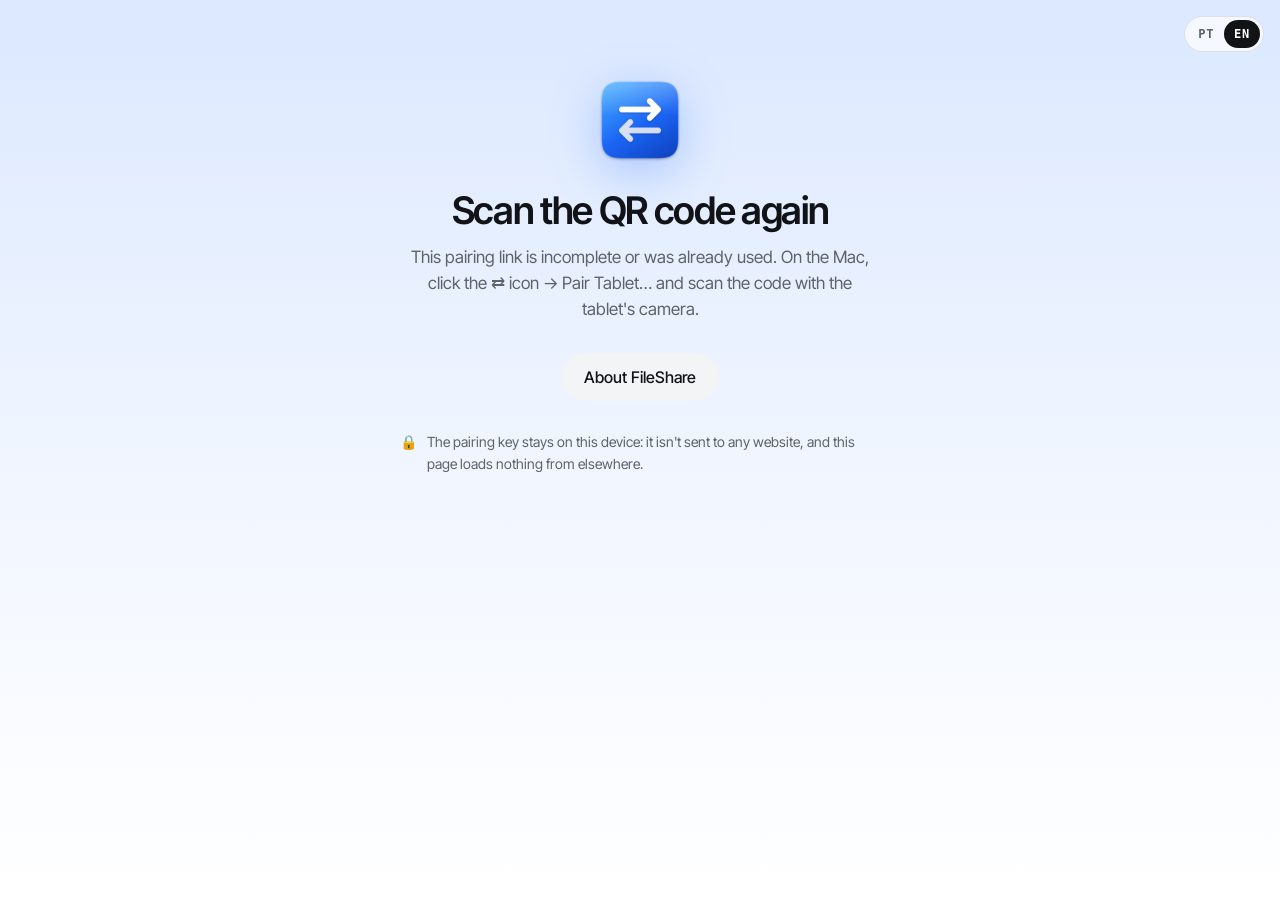
<file: site/pair/index.html>
<!doctype html>
<html lang="pt-BR">
<head>
<meta charset="utf-8">
<!-- a página já tem tema claro e escuro: o navegador não deve escurecer as cores sozinho -->
<meta name="color-scheme" content="light dark">
<meta name="viewport" content="width=device-width, initial-scale=1, viewport-fit=cover">
<!-- Esta página recebe a chave do pareamento (depois do "#", que nunca vai ao servidor).
     Nada de fora é carregado: só arquivos deste site, e nenhum envio de dados. -->
<meta http-equiv="Content-Security-Policy" content="default-src 'none'; script-src 'self'; style-src 'self'; img-src 'self'; font-src 'self'; base-uri 'none'; form-action 'none'">
<meta name="referrer" content="no-referrer">
<meta name="robots" content="noindex">
<title>Parear o tablet · FileShare</title>
<link rel="icon" href="../favicon.png">
<link rel="stylesheet" href="../style.css?v=6592eccb">
<script src="../lang.js?v=6592eccb"></script>
</head>
<body class="pair-page">
<div class="pair-lang"><div class="lang-switch" role="group" aria-label="Idioma / Language"><button type="button" data-lang="pt">PT</button><button type="button" data-lang="en">EN</button></div></div>
<main class="pair">
  <img class="icon" src="../icon.png" alt="">

  <!-- link válido -->
  <div id="ready" class="hidden">
    <h1>
      <span lang="pt">Conectar ao <span class="mac-name"></span></span>
      <span lang="en">Connect to <span class="mac-name"></span></span>
    </h1>
    <p class="lead">
      <span lang="pt">Toque em Conectar para parear este tablet com o seu Mac pelo FileShare.</span>
      <span lang="en">Tap Connect to pair this tablet with your Mac in FileShare.</span>
    </p>
    <a id="connect" class="btn btn-ink wide" href="#">
      <span lang="pt">Conectar</span><span lang="en">Connect</span>
    </a>
    <p class="gap-top">
      <a id="show-install" class="link" href="#">
        <span lang="pt">Ainda não tem o FileShare no tablet?</span>
        <span lang="en">Don't have FileShare on the tablet yet?</span>
      </a>
    </p>

    <div id="install" class="card hidden">
      <ol>
        <li>
          <span lang="pt">Baixe o FileShare para Android:</span>
          <span lang="en">Download FileShare for Android:</span>
          <div class="gap-button">
            <a class="btn btn-ghost" href="https://github.com/MarcoFilho1/fileshare/releases/latest/download/FileShare.apk">
              <span lang="pt">Baixar FileShare.apk</span><span lang="en">Download FileShare.apk</span>
            </a>
          </div>
        </li>
        <li>
          <span lang="pt">Abra o arquivo baixado. Se o Android perguntar, permita instalar apps desta fonte.</span>
          <span lang="en">Open the downloaded file. If Android asks, allow installing apps from this source.</span>
        </li>
        <li>
          <span lang="pt"><b>Volte para esta página</b> e toque em Conectar. Não precisa ler o QR de novo.</span>
          <span lang="en"><b>Come back to this page</b> and tap Connect. No need to scan the QR again.</span>
        </li>
      </ol>
    </div>

    <p id="direct" class="note hidden">
      <span lang="pt">Não abriu? <a id="direct-link" href="#">Tente o link direto</a>.</span>
      <span lang="en">Didn't open? <a id="direct-link-en" href="#">Try the direct link</a>.</span>
    </p>
  </div>

  <!-- link incompleto, ou a página foi recarregada (a chave sai do endereço assim que é lida) -->
  <div id="invalid" class="hidden">
    <h1>
      <span lang="pt">Escaneie o QR code de novo</span>
      <span lang="en">Scan the QR code again</span>
    </h1>
    <p class="lead">
      <span lang="pt">Este link de pareamento está incompleto ou já foi usado. No Mac, clique no ícone ⇄ → Parear tablet… e leia o código com a câmera do tablet.</span>
      <span lang="en">This pairing link is incomplete or was already used. On the Mac, click the ⇄ icon → Pair Tablet… and scan the code with the tablet's camera.</span>
    </p>
    <a class="btn btn-ghost" href="../">
      <span lang="pt">Conhecer o FileShare</span><span lang="en">About FileShare</span>
    </a>
  </div>

  <div class="lock">
    <span aria-hidden="true">🔒</span>
    <span>
      <span lang="pt">A chave do pareamento fica só neste aparelho: ela não é enviada a nenhum site, e esta página não carrega nada de fora.</span>
      <span lang="en">The pairing key stays on this device: it isn't sent to any website, and this page loads nothing from elsewhere.</span>
    </span>
  </div>
</main>
<script src="pair.js?v=6592eccb"></script>
</body>
</html>
</file>
<file: site/style.css>
/* FileShare: site. Linguagem inspirada no antigravity.google: branco, tipografia geométrica de peso
   regular, botões em pílula, partículas, seções que reagem à rolagem. Só azul. Nada vem de fora. */

@font-face { /* Inter Tight (OFL), só latim, pesos 400 a 600 */
  font-family: "Inter Tight";
  src: url("fonts/InterTight.woff2") format("woff2");
  font-weight: 400 600;
  font-style: normal;
  font-display: swap;
}

:root {
  color-scheme: light dark;
  --bg: #ffffff;
  --surface: #ffffff;
  --surface-2: #f3f4f6;
  --panel: #f1f3f6;
  --text: #121317;
  --muted: #5f6368;
  --faint: #9aa0a6;
  --line: rgba(18, 19, 23, 0.1);
  --accent: #1c5fe0;
  --accent-soft: rgba(28, 95, 224, 0.1);
  --ink: #121317;
  --ink-text: #ffffff;
  --night: #050608;
  --sky-1: #dbe8ff;
  --sky-2: #eef4ff;
  --sky-3: #ffffff;
  --shadow-lg: 0 30px 80px -20px rgba(16, 24, 48, 0.28), 0 12px 30px -12px rgba(16, 24, 48, 0.18);
  --shadow-sm: 0 1px 2px rgba(16, 24, 48, 0.05), 0 6px 20px -8px rgba(16, 24, 48, 0.12);
  --display: "Inter Tight", -apple-system, BlinkMacSystemFont, "SF Pro Display", "Segoe UI", Roboto, sans-serif;
  --sans: "Inter Tight", -apple-system, BlinkMacSystemFont, "SF Pro Text", "Segoe UI", Roboto, sans-serif;
  --mono: ui-monospace, "SF Mono", SFMono-Regular, Menlo, "Roboto Mono", monospace;
  --ease: cubic-bezier(0.22, 1, 0.36, 1);
  --nav-h: 64px;
}
@media (prefers-color-scheme: dark) {
  :root {
    --bg: #0b0c0e;
    --surface: #141518;
    --surface-2: #1b1c20;
    --panel: #15171b;
    --text: #f1f2f4;
    --muted: #a0a4ac;
    --faint: #6b7079;
    --line: rgba(255, 255, 255, 0.1);
    --accent: #5b8fff;
    --accent-soft: rgba(91, 143, 255, 0.16);
    --ink: #f1f2f4;
    --ink-text: #0b0c0e;
    --sky-1: #0f1d3a;
    --sky-2: #0d1426;
    --sky-3: #0b0c0e;
    --shadow-lg: 0 30px 80px -20px rgba(0, 0, 0, 0.7);
    --shadow-sm: none;
  }
}

* { box-sizing: border-box; }
html { -webkit-text-size-adjust: 100%; scroll-padding-top: 90px; }
body { margin: 0; background: var(--bg); color: var(--text); font: 400 17px/1.55 var(--sans); -webkit-font-smoothing: antialiased; overflow-x: hidden; }
a { color: inherit; }
img { display: block; max-width: 100%; }
button { font: inherit; color: inherit; }
.wrap { max-width: 1240px; margin: 0 auto; padding: 0 32px; }
@media (max-width: 700px) { .wrap { padding: 0 20px; } }
html:not(.en) [lang="en"], html.en [lang="pt"] { display: none !important; }
.sr { position: absolute; width: 1px; height: 1px; overflow: hidden; clip: rect(0 0 0 0); }

.display { font-family: var(--display); font-weight: 450; letter-spacing: -0.035em; line-height: 1.04; }
.display em { font-style: normal; color: var(--accent); }
.h2 { font-size: clamp(36px, 4.6vw, 60px); margin: 0; }
.lede { font-size: clamp(17px, 1.6vw, 19px); color: var(--muted); max-width: 560px; margin: 0; }
.eyebrow { font: 500 12px/1 var(--mono); letter-spacing: 0.08em; text-transform: uppercase; color: var(--muted); }

/* ---------- botões em pílula ---------- */
.btn {
  display: inline-flex; align-items: center; justify-content: center; gap: 8px; height: 48px; padding: 0 22px;
  border-radius: 999px; border: 1px solid transparent; font: 500 16px/1 var(--sans); text-decoration: none; cursor: pointer; white-space: nowrap;
  transition: transform 0.25s var(--ease), background 0.2s ease, border-color 0.2s ease, box-shadow 0.25s var(--ease);
}
.btn svg { width: 18px; height: 18px; flex: none; }
.btn-ink { background: var(--ink); color: var(--ink-text); }
.btn-ink:hover { transform: translateY(-1px); box-shadow: 0 10px 24px -12px rgba(0, 0, 0, 0.55); }
.btn-ghost { background: var(--surface-2); color: var(--text); }
.btn-ghost:hover { background: color-mix(in srgb, var(--surface-2) 70%, var(--text) 8%); }
.btn-line { background: transparent; border-color: var(--line); color: var(--text); }
.btn-line:hover { border-color: color-mix(in srgb, var(--text) 35%, transparent); }
.btn-light { background: #fff; color: #121317; }
.btn-dark { background: rgba(255, 255, 255, 0.12); color: #fff; }
.btn-dark:hover { background: rgba(255, 255, 255, 0.2); }
.btn:active { transform: scale(0.98); }
.btn-sm { height: 38px; padding: 0 16px; font-size: 14px; }
.btn .arrow { transition: transform 0.25s var(--ease); }
.btn:hover .arrow { transform: translateX(3px); }
.round { width: 44px; height: 44px; border-radius: 50%; display: inline-grid; place-items: center; border: 1px solid var(--line); background: var(--surface); cursor: pointer; transition: background 0.2s ease, transform 0.2s var(--ease); }
.round:hover { background: var(--surface-2); }
.round:disabled { opacity: 0.35; cursor: default; }
.round svg { width: 18px; height: 18px; }

/* ---------- faixa de novidade ---------- */
.banner { position: relative; z-index: 51; background: var(--surface-2); border-bottom: 1px solid var(--line); font-size: 14px; }
.banner .in { min-height: 42px; display: flex; align-items: center; justify-content: center; gap: 12px; padding: 6px 48px; text-align: center; }
.banner .tag { display: inline-flex; align-items: center; gap: 4px; padding: 3px 9px; border-radius: 999px; background: var(--ink); color: var(--ink-text); font: 600 11px/1 var(--mono); letter-spacing: 0.06em; }
.banner a { color: var(--text); text-decoration: none; font-weight: 500; white-space: nowrap; }
.banner a:hover { text-decoration: underline; }
.banner .x { position: absolute; right: 14px; top: 50%; transform: translateY(-50%); width: 28px; height: 28px; border: 0; border-radius: 50%; background: transparent; cursor: pointer; color: var(--muted); font-size: 18px; }
.banner .x:hover { background: color-mix(in srgb, var(--text) 8%, transparent); }
.banner.closed { display: none; }
@media (max-width: 700px) { .banner .in { justify-content: flex-start; text-align: left; padding: 8px 44px 8px 16px; font-size: 13px; } .banner .sep { display: none; } }

/* ---------- menu ---------- */
.nav { position: sticky; top: 0; z-index: 50; background: color-mix(in srgb, var(--bg) 82%, transparent); backdrop-filter: saturate(180%) blur(16px); -webkit-backdrop-filter: saturate(180%) blur(16px); border-bottom: 1px solid transparent; transition: border-color 0.3s ease; }
.nav.scrolled { border-bottom-color: var(--line); }
.nav-inner { height: var(--nav-h); display: flex; align-items: center; gap: 28px; }
.brand { display: flex; align-items: center; gap: 9px; font: 500 18px/1 var(--display); letter-spacing: -0.02em; text-decoration: none; }
.brand img { width: 26px; height: 26px; }
.nav-links { display: flex; gap: 6px; }
.nav-links a { font-size: 15px; color: var(--text); text-decoration: none; padding: 8px 12px; border-radius: 999px; transition: background 0.2s ease; }
.nav-links a:hover { background: var(--surface-2); }
.nav-right { margin-left: auto; display: flex; align-items: center; gap: 8px; }
.icon-btn { width: 38px; height: 38px; border-radius: 50%; display: inline-grid; place-items: center; border: 0; background: transparent; cursor: pointer; color: var(--text); text-decoration: none; transition: background 0.2s ease; }
.icon-btn:hover { background: var(--surface-2); }
.icon-btn svg { width: 19px; height: 19px; }
.menu-btn { display: none; }
@media (max-width: 960px) { .nav-links, .nav-right .lang-switch, .nav-right .icon-btn.gh { display: none; } .menu-btn { display: inline-grid; } }

.sheet-menu { position: fixed; inset: 0; z-index: 60; background: var(--bg); display: flex; flex-direction: column; opacity: 0; pointer-events: none; transform: translateY(-8px); transition: opacity 0.25s ease, transform 0.35s var(--ease); }
.sheet-menu.open { opacity: 1; pointer-events: auto; transform: none; }
.sheet-menu .top { height: var(--nav-h); display: flex; align-items: center; justify-content: space-between; padding: 0 20px; border-bottom: 1px solid var(--line); }
.sheet-menu nav { display: flex; flex-direction: column; padding: 8px 20px; overflow: auto; }
.sheet-menu nav a { display: flex; justify-content: space-between; align-items: center; padding: 18px 4px; border-bottom: 1px solid var(--line); font-size: 20px; text-decoration: none; }
.sheet-menu .foot { margin-top: auto; padding: 20px; display: flex; gap: 10px; align-items: center; justify-content: space-between; border-top: 1px solid var(--line); }
body.locked { overflow: hidden; }

/* ---------- topo com partículas ---------- */
.hero { position: relative; min-height: calc(100svh - var(--nav-h) - 42px); display: grid; place-items: center; text-align: center; padding: 72px 0 96px; overflow: hidden; }
.hero canvas { position: absolute; inset: 0; width: 100%; height: 100%; }
.hero .content { position: relative; max-width: 880px; padding: 0 20px; }
.hero .mark { display: inline-flex; align-items: center; gap: 9px; font: 500 20px/1 var(--display); letter-spacing: -0.02em; }
.hero .mark img { width: 28px; height: 28px; }
.hero h1 { font-size: clamp(44px, 7vw, 84px); margin: 22px 0 0; letter-spacing: -0.04em; }
.hero .lede { margin: 22px auto 0; }
.hero-actions { display: flex; gap: 10px; justify-content: center; flex-wrap: wrap; margin-top: 34px; }
.hero .avail { margin-top: 16px; font-size: 14px; color: var(--muted); }
.hero .mac-note { margin-top: 22px; }

/* ---------- cartão escuro que cresce ao rolar ---------- */
.grow { position: relative; height: 180vh; }
.grow .pin { position: sticky; top: var(--nav-h); height: calc(100vh - var(--nav-h)); display: grid; place-items: center; overflow: hidden; }
.grow .card {
  --p: 0; position: relative; width: calc(64% + 36% * var(--p)); height: calc(62% + 38% * var(--p));
  border-radius: calc(32px * (1 - var(--p)) + 0px); background: var(--night); overflow: hidden; display: grid; place-items: center;
  box-shadow: 0 40px 80px -40px rgba(0, 0, 0, 0.5);
}
.grow .card canvas { position: absolute; inset: 0; width: 100%; height: 100%; opacity: 0.9; }
.grow .stagebox { position: relative; width: min(1040px, 86%); transform: scale(calc(0.86 + 0.14 * var(--p))); }
.grow .slab { display: none; }
.grow .cap { position: absolute; left: 0; right: 0; bottom: 22px; text-align: center; font: 13px/1.4 var(--mono); color: rgba(255, 255, 255, 0.55); padding: 0 16px; }
@media (max-width: 760px) {
  .grow { height: auto; padding: 24px 12px; }
  .grow .pin { position: relative; top: 0; height: auto; }
  .grow .card { width: 100%; height: auto; border-radius: 24px; padding: 28px 10px 56px; }
  .grow .stagebox { width: 100%; transform: none; }
}

/* ---------- manifesto ---------- */
.manifesto { padding: 120px 0 40px; }
.manifesto p { font: 450 clamp(30px, 4.2vw, 54px)/1.14 var(--display); letter-spacing: -0.03em; margin: 0; max-width: 1080px; }
.manifesto .w { color: var(--text); opacity: 0.16; transition: opacity 0.3s linear; }
.manifesto .w.on { opacity: 1; }
.chips { margin-top: 64px; overflow: hidden; mask-image: linear-gradient(90deg, transparent, #000 10%, #000 90%, transparent); -webkit-mask-image: linear-gradient(90deg, transparent, #000 10%, #000 90%, transparent); }
.chips .track { display: flex; gap: 16px; width: max-content; animation: marquee 40s linear infinite; padding: 8px 0; }
.chips:hover .track { animation-play-state: paused; }
.chip { width: 64px; height: 64px; border-radius: 50%; display: grid; place-items: center; border: 1px solid var(--line); background: var(--surface); flex: none; color: var(--text); }
.chip svg { width: 24px; height: 24px; }
.chip.blue { background: var(--accent); color: #fff; border-color: transparent; }
.chip:nth-child(3n+2) { transform: translateY(14px); }
.chip:nth-child(3n) { transform: translateY(-8px); }
@keyframes marquee { to { transform: translateX(-50%); } }

/* ---------- no dia a dia: texto à esquerda, cena fixa à direita ---------- */
.daily { padding: 120px 0 40px; }
.daily .head { max-width: 720px; margin-bottom: 40px; }
.daily .head .lede { margin-top: 18px; }
.daily .grid { display: grid; grid-template-columns: 0.85fr 1.15fr; gap: 72px; }
.daily .item { min-height: 78vh; display: flex; flex-direction: column; justify-content: center; padding: 40px 0; opacity: 0.35; transition: opacity 0.4s ease; }
.daily .item.on { opacity: 1; }
.daily .item h3 { font-size: clamp(30px, 3.2vw, 42px); margin: 14px 0 16px; }
.daily .item p { color: var(--muted); margin: 0; max-width: 440px; }
.daily .item .art-slot { display: none; }
.daily .item .num { font: 500 13px/1 var(--mono); color: var(--accent); }
.daily .viewer { position: sticky; top: calc(var(--nav-h) + 8vh); height: calc(84vh - var(--nav-h)); align-self: start; display: grid; place-items: center; }
.daily .viewer .story-art { position: absolute; inset: auto; width: 100%; opacity: 0; transform: translateY(16px) scale(0.98); transition: opacity 0.5s ease, transform 0.6s var(--ease); pointer-events: none; }
.daily .viewer .story-art.active { opacity: 1; transform: none; }
.daily .viewer .dragscene { aspect-ratio: 16 / 11; }
.ticks { list-style: none; padding: 0; margin: 22px 0 0; display: grid; gap: 10px; }
.ticks li { display: flex; gap: 10px; align-items: center; font-size: 15px; }
.ticks li::before { content: ""; width: 18px; height: 18px; flex: none; border-radius: 50%; background: var(--accent-soft) url("data:image/svg+xml,%3Csvg xmlns='http://www.w3.org/2000/svg' viewBox='0 0 24 24' fill='none' stroke='%231c5fe0' stroke-width='3' stroke-linecap='round' stroke-linejoin='round'%3E%3Cpath d='M6 12.5l4 4L18 8'/%3E%3C/svg%3E") center / 12px no-repeat; }
@media (max-width: 900px) {
  .daily .grid { grid-template-columns: 1fr; gap: 0; }
  .daily .viewer { display: none; }
  .daily .item { min-height: 0; opacity: 1; padding: 36px 0; text-align: left; }
  .daily .item .art-slot { display: block; margin-top: 26px; }
}
.art-drag { padding: 4%; display: grid; place-items: center; }
.art-drag .dragscene { width: 100%; }

/* ---------- carrossel de recursos ---------- */
.features { padding: 120px 0 0; }
.row-head { display: flex; align-items: flex-end; justify-content: space-between; gap: 24px; }
.row-head .lede { margin-top: 16px; }
.arrows { display: flex; gap: 8px; flex: none; }
.rail { display: flex; gap: 16px; overflow-x: auto; scroll-snap-type: x mandatory; scrollbar-width: none; margin-top: 40px; padding: 4px 32px 12px; scroll-padding: 0 32px; }
.rail::-webkit-scrollbar { display: none; }
.rail-wrap { margin: 0 calc(50% - 50vw); }
@media (min-width: 1304px) { .rail { padding-left: calc((100vw - 1240px) / 2 + 32px); scroll-padding-left: calc((100vw - 1240px) / 2 + 32px); } }
.fcard { flex: 0 0 min(380px, 82vw); scroll-snap-align: start; border-radius: 28px; padding: 28px; min-height: 380px; display: flex; flex-direction: column; background: var(--panel); position: relative; overflow: hidden; }
.fcard h3 { font: 500 22px/1.25 var(--display); letter-spacing: -0.02em; margin: 0 0 8px; }
.fcard p { color: var(--muted); margin: 0; font-size: 16px; }
.fcard .vis { margin-top: auto; padding-top: 28px; }
.fcard.blue { background: var(--accent); color: #fff; }
.fcard.blue p { color: rgba(255, 255, 255, 0.82); }
.fcard.night { background: var(--night); color: #f1f2f4; }
.fcard.night p { color: #a0a4ac; }
.big { font: 450 clamp(64px, 7vw, 96px)/0.95 var(--display); letter-spacing: -0.05em; }
.queue { display: flex; flex-direction: column; gap: 10px; }
.queue div { display: flex; align-items: center; gap: 12px; padding: 12px 14px; border-radius: 14px; background: var(--surface); font-size: 14px; }
.queue i { width: 26px; height: 26px; border-radius: 50%; display: grid; place-items: center; flex: none; font-style: normal; font-size: 13px; }
.queue .w i { background: rgba(224, 138, 0, 0.15); color: #c77700; }
.queue .d i { background: rgba(31, 157, 85, 0.15); color: #1f9d55; }
.specs { display: flex; flex-wrap: wrap; gap: 8px; }
.specs span { font: 12px/1 var(--mono); padding: 9px 12px; border-radius: 999px; border: 1px solid rgba(255, 255, 255, 0.18); color: #d8dae0; }
.toggle-art { display: flex; flex-direction: column; gap: 10px; }
.toggle-art div { display: flex; align-items: center; gap: 12px; padding: 12px 14px; border-radius: 16px; background: rgba(255, 255, 255, 0.14); font-size: 15px; }
.toggle-art i { width: 34px; height: 34px; border-radius: 50%; background: #fff; color: var(--accent); display: grid; place-items: center; flex: none; }
.toggle-art i svg { width: 17px; height: 17px; }
.toggle-art small { display: block; color: rgba(255, 255, 255, 0.75); font-size: 12px; }
.bubble { align-self: flex-start; padding: 12px 14px; border-radius: 16px; background: var(--surface); box-shadow: var(--shadow-sm); display: flex; gap: 12px; align-items: center; font-size: 14px; }
.bubble .ic { width: 34px; height: 34px; border-radius: 10px; background: linear-gradient(135deg, #4ea6ff, #2166f5 55%, #1648c4); color: #fff; display: grid; place-items: center; flex: none; }
.bubble .ic svg { width: 18px; height: 18px; }
.bubble small { display: block; color: var(--muted); font-size: 12px; }

/* ---------- baixar (cartões com pontinhos) ---------- */
.get { padding: 120px 0 0; }
.get .two { display: grid; grid-template-columns: 1fr 1fr; gap: 16px; margin-top: 40px; }
.dots-card {
  position: relative; border-radius: 32px; padding: 72px 40px 48px; text-align: center; overflow: hidden; background-color: var(--panel);
  background-image: radial-gradient(color-mix(in srgb, var(--accent) 45%, transparent) 1px, transparent 1.4px);
  background-size: 18px 18px;
}
.dots-card::before { content: ""; position: absolute; inset: 0; background: radial-gradient(60% 55% at 50% 45%, var(--panel) 30%, transparent 100%); }
.dots-card > * { position: relative; }
.dots-card .eyebrow { display: block; }
.dots-card h3 { font: 450 clamp(30px, 3.4vw, 44px)/1.08 var(--display); letter-spacing: -0.035em; margin: 14px 0 6px; }
.dots-card .sub { color: var(--muted); margin: 0 0 26px; }
.dots-card .mac-note { margin: 22px auto 0; text-align: left; }
@media (max-width: 860px) { .get .two { grid-template-columns: 1fr; } .dots-card { padding: 56px 22px 36px; } }
.steps3 { display: grid; grid-template-columns: repeat(3, 1fr); gap: 0; margin-top: 16px; border-radius: 28px; background: var(--panel); }
.steps3 > div { padding: 28px 30px; }
.steps3 > div + div { border-left: 1px solid var(--line); }
.steps3 .n { font: 500 13px/1 var(--mono); color: var(--accent); }
.steps3 h4 { font: 500 19px/1.3 var(--display); letter-spacing: -0.015em; margin: 12px 0 6px; }
.steps3 p { margin: 0; color: var(--muted); font-size: 15px; }
@media (max-width: 860px) { .steps3 { grid-template-columns: 1fr; } .steps3 > div + div { border-left: 0; border-top: 1px solid var(--line); } }

/* ---------- segurança (painel cinza) ---------- */
.secure { padding: 120px 0 0; }
.secure .panel { border-radius: 32px; background: var(--panel); padding: 64px; display: grid; grid-template-columns: 1fr 1fr; gap: 56px; }
.secure .panel .lede { margin-top: 18px; }
.secure .tags { display: flex; flex-wrap: wrap; gap: 8px; margin-top: 26px; }
.secure .tags span { padding: 8px 14px; border-radius: 999px; background: var(--surface); font-size: 14px; border: 1px solid var(--line); }
.secure ul { list-style: none; margin: 0; padding: 0; display: grid; gap: 4px; }
.secure li { display: flex; gap: 14px; padding: 18px 0; border-bottom: 1px solid var(--line); }
.secure li:last-child { border-bottom: 0; }
.secure li svg { width: 22px; height: 22px; color: var(--accent); flex: none; margin-top: 2px; }
.secure li b { display: block; font-weight: 500; }
.secure li span { color: var(--muted); font-size: 15px; }
.secure .text-link { display: inline-flex; gap: 6px; align-items: center; margin-top: 24px; font-weight: 500; text-decoration: none; }
.secure .text-link:hover { text-decoration: underline; }
.secure .text-link svg { width: 16px; height: 16px; }
@media (max-width: 860px) { .secure .panel { grid-template-columns: 1fr; padding: 36px 24px; gap: 28px; } }

/* ---------- perguntas ---------- */
.faq-sec { padding: 120px 0 0; }
.faq-sec .layout { display: grid; grid-template-columns: 0.8fr 1.2fr; gap: 56px; }
.faq { border-top: 1px solid var(--line); }
.faq details { border-bottom: 1px solid var(--line); }
.faq summary { list-style: none; cursor: pointer; padding: 22px 2px; display: flex; align-items: center; justify-content: space-between; gap: 24px; font: 500 18px/1.35 var(--sans); }
.faq summary::-webkit-details-marker { display: none; }
.faq summary .plus { width: 30px; height: 30px; border-radius: 50%; background: var(--surface-2); position: relative; flex: none; }
.faq summary .plus::before, .faq summary .plus::after { content: ""; position: absolute; left: 50%; top: 50%; width: 11px; height: 1.5px; background: currentColor; transform: translate(-50%, -50%); }
.faq summary .plus::after { transform: translate(-50%, -50%) rotate(90deg); transition: transform 0.35s var(--ease); }
.faq details[open] summary .plus::after { transform: translate(-50%, -50%) rotate(0deg); }
.faq .answer { overflow: hidden; }
.faq .answer > div { padding: 0 2px 22px; color: var(--muted); max-width: 640px; }
@media (max-width: 860px) { .faq-sec .layout { grid-template-columns: 1fr; gap: 28px; } }

/* ---------- bloco escuro de download ---------- */
.night-cta { margin: 120px 16px 0; border-radius: 32px; background: var(--night); color: #fff; position: relative; overflow: hidden; min-height: 520px; display: flex; align-items: flex-end; }
.night-cta canvas { position: absolute; inset: 0; width: 100%; height: 100%; }
.night-cta .in { position: relative; padding: 56px; width: 100%; display: flex; justify-content: space-between; align-items: flex-end; gap: 32px; flex-wrap: wrap; }
.night-cta h2 { font-size: clamp(40px, 5.4vw, 72px); margin: 0; max-width: 760px; }
.night-cta .acts { display: flex; gap: 10px; flex-wrap: wrap; margin-top: 28px; }
.night-cta .star-nudge { margin-top: 0; background: rgba(255, 255, 255, 0.08); border-color: rgba(255, 255, 255, 0.14); color: #c9ccd3; }
.night-cta .star-nudge b { color: #fff; }
@media (max-width: 700px) { .night-cta { margin: 96px 8px 0; border-radius: 24px; min-height: 0; } .night-cta .in { padding: 120px 24px 32px; } }

/* ---------- rodapé com a palavra gigante ---------- */
footer { padding: 72px 0 40px; }
.foot-top { display: grid; grid-template-columns: 1.2fr 1fr 1fr; gap: 32px; }
.foot-top .say { font: 450 26px/1.2 var(--display); letter-spacing: -0.02em; }
.foot-top h5 { margin: 0 0 14px; font: 400 14px/1 var(--sans); color: var(--muted); }
.foot-top ul { list-style: none; margin: 0; padding: 0; display: grid; gap: 10px; }
.foot-top a { text-decoration: none; font-size: 15px; }
.foot-top a:hover { text-decoration: underline; }
.word { margin: 56px 0 0; font: 500 clamp(80px, 20.5vw, 300px)/0.9 var(--display); letter-spacing: -0.06em; white-space: nowrap; user-select: none; display: flex; }
.word span { display: inline-block; transition: transform 0.5s var(--ease); will-change: transform; }
.foot-bottom { display: flex; justify-content: space-between; gap: 20px; flex-wrap: wrap; padding-top: 24px; margin-top: 28px; border-top: 1px solid var(--line); font-size: 14px; color: var(--muted); }
.foot-bottom nav { display: flex; gap: 20px; flex-wrap: wrap; }
.foot-bottom a { text-decoration: none; color: var(--muted); }
.foot-bottom a:hover { color: var(--text); }
@media (max-width: 760px) { .foot-top { grid-template-columns: 1fr 1fr; } .foot-top .say { grid-column: 1 / -1; } }

/* ---------- revelação ao rolar ---------- */
.js .reveal { opacity: 0; transform: translateY(24px); transition: opacity 0.9s var(--ease), transform 0.9s var(--ease); transition-delay: var(--d, 0s); }
.js .reveal.in { opacity: 1; transform: none; }
.scene.paused, .scene.paused *, .story-art.paused, .story-art.paused * { animation-play-state: paused !important; }

@media (prefers-reduced-motion: reduce) {
  .js .reveal { opacity: 1; transform: none; transition: none; }
  .chips .track { animation: none; }
  .manifesto .w { opacity: 1; }
  .word span { transition: none; }
  .grow { height: auto; }
  .grow .pin { position: relative; height: auto; padding: 24px 12px; }
  .grow .card { --p: 1; height: auto; padding: 40px 0 64px; border-radius: 24px; }
}

/* ---------- página de pareamento ---------- */
.pair-page { min-height: 100vh; background: linear-gradient(180deg, var(--sky-1), var(--sky-2) 45%, var(--bg)); }
.pair { max-width: 520px; margin: 0 auto; padding: 72px 20px 48px; text-align: center; }
.pair img.icon { width: 96px; height: 96px; margin: 0 auto; filter: drop-shadow(0 12px 24px rgba(33, 102, 245, 0.3)); }
.pair h1 { font-family: var(--display); font-weight: 650; font-size: 38px; line-height: 1.1; letter-spacing: -0.035em; margin: 22px 0 12px; }
.pair p.lead { color: var(--muted); margin: 0 0 30px; }
.pair .card { text-align: left; margin-top: 20px; background: var(--surface); border: 1px solid var(--line); border-radius: 24px; padding: 24px; box-shadow: var(--shadow-sm); }
.pair ol { margin: 0; padding-left: 22px; }
.pair ol li { margin: 10px 0; }
.pair ol li::marker { font-weight: 700; color: var(--accent); }
.pair .btn.wide { width: 100%; }
.pair a.link { color: var(--accent); text-decoration: none; }
.note { color: var(--muted); font-size: 15px; margin: 18px 0 0; }
.lock { display: flex; gap: 10px; align-items: flex-start; color: var(--muted); font-size: 14px; margin-top: 30px; text-align: left; }
.hidden { display: none !important; }
.gap-top { margin-top: 18px; }
.gap-button { margin: 12px 0 4px; }

/* a cena para de animar fora da tela (economiza bateria) */
.scene.paused, .scene.paused * { animation-play-state: paused !important; }

/* "Copie aqui, cole lá" no bloco azul: Mac em cima, tablet embaixo */
.pair-art.stack { grid-template-columns: 1fr; gap: 0; }
.pair-art.stack .wire { height: 30px; width: 2px; margin: 0 auto; background: repeating-linear-gradient(180deg, rgba(255, 255, 255, 0.4) 0 5px, transparent 5px 10px); }
.pair-art.stack .wire i { left: -5px; background: #fff; box-shadow: 0 0 0 6px rgba(255, 255, 255, 0.25); animation: wire-v 3.2s var(--ease) infinite; }
.cell.accent .dev { background: rgba(255, 255, 255, 0.14); border-color: rgba(255, 255, 255, 0.22); }
.cell.accent .dev b { color: rgba(255, 255, 255, 0.75); }
.cell.accent .dev .clip { background: #fff; border-color: transparent; color: #1d1d1f; }
.cell .dragscene { margin: 0 -6px -6px; }

/* ---------- aviso do Mac junto ao botão de baixar ---------- */
.mac-note {
  display: flex; gap: 14px; align-items: center; text-align: left; max-width: 600px; margin: 18px auto 0; position: relative;
  padding: 12px 16px 12px 12px; border-radius: 18px;
  background: color-mix(in srgb, var(--surface) 78%, transparent); border: 1px solid var(--line);
  backdrop-filter: blur(10px); -webkit-backdrop-filter: blur(10px);
}
.mac-note img { width: 62px; height: auto; flex: none; border-radius: 10px; }
.mac-note p { margin: 0; font-size: 14px; line-height: 1.5; color: var(--muted); }
.mac-note b { color: var(--text); font-weight: 600; }
.mac-note a { color: var(--accent); font-weight: 600; text-decoration: none; white-space: nowrap; }
.mac-note a:hover { text-decoration: underline; }
@media (max-width: 600px) { .mac-note { align-items: flex-start; } .mac-note img { width: 48px; } }

.mac-help {
  width: min(560px, calc(100vw - 32px)); max-height: calc(100vh - 48px); overflow: auto;
  border: 1px solid var(--line); border-radius: 28px; padding: 32px; background: var(--surface); color: var(--text);
  box-shadow: 0 40px 100px -20px rgba(0, 0, 0, 0.45);
}
.mac-help::backdrop { background: rgba(10, 12, 20, 0.45); backdrop-filter: blur(4px); -webkit-backdrop-filter: blur(4px); }
.mac-help[open] { animation: help-in 0.35s var(--ease); }
@keyframes help-in { from { opacity: 0; transform: translateY(16px) scale(0.98); } }
.mac-help h3 { font-size: 30px; margin: 10px 0 18px; }
.mac-help ol { margin: 0; padding-left: 22px; display: grid; gap: 14px; }
.mac-help li { color: var(--muted); }
.mac-help li b { color: var(--text); }
.mac-help li::marker { color: var(--accent); font-weight: 700; }
.mac-help .alert-shot { display: block; width: 230px; height: auto; margin: 12px 0 2px; }
.settings-shot { display: block; width: 100%; max-width: 460px; height: auto; margin-top: 10px; border-radius: 12px; border: 1px solid var(--line); }
.settings-mock { display: flex; align-items: center; justify-content: space-between; gap: 12px; margin-top: 10px; padding: 12px 14px; border-radius: 12px; background: var(--surface-2); border: 1px solid var(--line); font-size: 13px; color: var(--muted); }
.settings-mock b { flex: none; padding: 6px 12px; border-radius: 8px; background: var(--surface); border: 1px solid var(--line); color: var(--text); font-weight: 500; box-shadow: 0 1px 2px rgba(0, 0, 0, 0.08); }
.mac-help .why { margin: 20px 0 0; font-size: 14px; color: var(--muted); }
.mac-help .why b { color: var(--text); }
.mac-help .ok { margin-top: 22px; width: 100%; }
.mac-help .close { position: absolute; right: 16px; top: 14px; width: 34px; height: 34px; border-radius: 50%; border: 0; background: var(--surface-2); color: var(--muted); font-size: 20px; line-height: 1; cursor: pointer; }

/* ---------- estrela no GitHub ---------- */
.nav-cta { display: flex; gap: 8px; align-items: center; }
.star-btn svg { width: 16px; height: 16px; }
.star-btn .st { color: #e3a008; margin-left: -4px; }
@media (max-width: 520px) { .star-btn span { display: none; } .star-btn { padding: 0 12px; } }
.star-nudge {
  display: inline-flex; align-items: center; gap: 10px; margin-top: 28px; padding: 12px 18px; border-radius: 999px;
  background: color-mix(in srgb, var(--surface) 80%, transparent); border: 1px solid var(--line); color: var(--muted);
  font-size: 14px; text-decoration: none; max-width: 640px; text-align: left; position: relative;
  transition: transform 0.25s var(--ease), border-color 0.2s ease;
}
.star-nudge:hover { transform: translateY(-2px); border-color: #e3a008; }
.star-nudge svg { width: 18px; height: 18px; color: #e3a008; flex: none; }
.star-nudge b { color: var(--text); }

/* ---------- seletor de idioma PT | EN ---------- */
.lang-switch { display: inline-flex; padding: 3px; border-radius: 999px; border: 1px solid var(--line);
  background: color-mix(in srgb, var(--surface) 70%, transparent); backdrop-filter: blur(10px); -webkit-backdrop-filter: blur(10px); }
.lang-switch button { border: 0; background: transparent; color: var(--muted); font: 600 12px/1 var(--mono); letter-spacing: 0.06em;
  padding: 8px 10px; border-radius: 999px; cursor: pointer; transition: background 0.2s ease, color 0.2s ease; }
.lang-switch button[aria-pressed="true"] { background: var(--ink); color: var(--ink-text); }
.lang-switch button:hover:not([aria-pressed="true"]) { color: var(--text); }
.pair-lang { position: absolute; top: 16px; right: 16px; }
@media (max-width: 520px) {
  .nav-inner { gap: 10px; }
  .nav-cta { gap: 6px; }
  .nav-cta .star-btn { display: none; } /* a estrela continua no fim da página e no rodapé */
  .lang-switch button { padding: 7px 8px; }
  .brand { font-size: 16px; }
}
@media (max-width: 360px) { .brand span, .brand { font-size: 0; gap: 0; } .brand img { width: 28px; height: 28px; } }
</file>
<file: site/scenes.css>
/* FileShare: as cenas animadas (Mac, tablet e histórias), reaproveitadas pelo site. */
/* ---------- cena do produto (Mac + tablet em HTML, escala pela largura) ---------- */
.scene { container-type: inline-size; position: relative; aspect-ratio: 16 / 10.4; }
.slab { /* bloco colorido atrás dos aparelhos */
  position: absolute; left: 0; right: 0; bottom: 0; top: 34%;
  border-radius: 3.2cqw;
  background:
    radial-gradient(120% 90% at 15% 10%, rgba(255, 255, 255, 0.35), transparent 55%),
    linear-gradient(135deg, #4ea6ff 0%, #2166f5 45%, #1648c4 100%);
}
.mac {
  position: absolute; left: 7%; top: 0; width: 74%; aspect-ratio: 16 / 10.2;
  background: #0d0d0f; border-radius: 2cqw; padding: 0.8cqw;
  box-shadow: var(--shadow-lg), inset 0 0 0 1px rgba(255, 255, 255, 0.08);
}
.screen {
  position: relative; height: 100%; border-radius: 1.3cqw; overflow: hidden;
  background:
    radial-gradient(60% 70% at 20% 80%, #f2a65a 0%, transparent 60%),
    radial-gradient(70% 70% at 85% 25%, #6b8cff 0%, transparent 60%),
    radial-gradient(80% 80% at 50% 50%, #4f9dff 0%, transparent 70%),
    linear-gradient(160deg, #2b5fd9, #6ea8f0 60%, #f0a46c);
}
.menubar {
  position: absolute; inset: 0 0 auto; height: 3.1cqw; padding: 0 1.4cqw;
  display: flex; align-items: center; gap: 1.4cqw;
  background: rgba(255, 255, 255, 0.28); backdrop-filter: blur(10px); -webkit-backdrop-filter: blur(10px);
  color: #fff;
}
.menubar .dots { display: flex; gap: 1.1cqw; align-items: center; opacity: 0.9; }
.menubar .dots i { width: 3.2cqw; height: 0.55cqw; border-radius: 1cqw; background: rgba(255, 255, 255, 0.85); display: block; }
.menubar .dots i:first-child { width: 1.2cqw; height: 1.2cqw; border-radius: 0.3cqw; }
.menubar .right { margin-left: auto; display: flex; gap: 1.2cqw; align-items: center; }
.menubar .right i { width: 1.4cqw; height: 1.4cqw; border-radius: 50%; background: rgba(255, 255, 255, 0.8); display: block; }
.menubar .tray {
  width: 2.6cqw; height: 2.1cqw; border-radius: 1cqw; display: grid; place-items: center;
  animation: tray 10s var(--ease) infinite;
}
.menubar .tray svg { width: 1.6cqw; height: 1.6cqw; }

/* janela com a foto no Mac */
.photo-win {
  position: absolute; left: 7%; top: 13%; width: 52%;
  background: rgba(250, 250, 252, 0.95); border-radius: 1.2cqw; overflow: visible;
  box-shadow: 0 2cqw 4cqw -1.5cqw rgba(0, 0, 0, 0.4);
}
.photo-win .bar { display: flex; align-items: center; gap: 1.2cqw; padding: 0.9cqw 1.1cqw; font: 600 0.95cqw/1 var(--sans); color: #555; }
.photo-win .lights { display: flex; gap: 0.5cqw; }
.photo-win .lights i { width: 0.85cqw; height: 0.85cqw; border-radius: 50%; display: block; background: #ff5f57; }
.photo-win .lights i:nth-child(2) { background: #febc2e; }
.photo-win .lights i:nth-child(3) { background: #28c840; }
.photo-win > .photo { margin: 0 1.1cqw 1.1cqw; aspect-ratio: 16 / 10; border-radius: 0.6cqw; }
.photo-win .sel { /* a foto selecionada antes do ⌘C */
  position: absolute; left: 0.8cqw; right: 0.8cqw; top: 2.5cqw; bottom: 0.8cqw; border-radius: 0.9cqw;
  box-shadow: 0 0 0 0.35cqw #2f7bf6; opacity: 0; animation: sel 10s var(--ease) infinite;
}

/* a foto (desenhada em CSS): pôr do sol sobre montanhas */
.photo { position: relative; overflow: hidden; background: linear-gradient(180deg, #ffd27e 0%, #ffa36b 34%, #6f9fe6 68%, #2b5fd9 100%); }
.photo .sun { position: absolute; left: 30%; top: 30%; width: 18%; aspect-ratio: 1; border-radius: 50%; background: #fff3c4; box-shadow: 0 0 3cqw 1cqw rgba(255, 236, 170, 0.6); }
.photo .m1 { position: absolute; inset: 45% 0 0 0; background: #24407f; clip-path: polygon(0 60%, 18% 20%, 32% 48%, 50% 6%, 68% 52%, 82% 26%, 100% 58%, 100% 100%, 0 100%); }
.photo .m2 { position: absolute; inset: 62% 0 0 0; background: #172b5a; clip-path: polygon(0 40%, 22% 10%, 44% 46%, 64% 18%, 86% 50%, 100% 30%, 100% 100%, 0 100%); }
.photo .sea { position: absolute; inset: 86% 0 0 0; background: linear-gradient(90deg, #0f1f45, #1c3670, #0f1f45); }

.keycap { position: absolute; left: 44%; top: 62%; display: flex; gap: 0.5cqw; opacity: 0; animation: key 10s var(--ease) infinite; }
.keycap kbd {
  min-width: 3.6cqw; height: 3.6cqw; padding: 0 0.9cqw; border-radius: 0.8cqw; display: grid; place-items: center;
  background: linear-gradient(#ffffff, #e9e9ee); color: #222; font: 600 1.6cqw/1 var(--sans);
  box-shadow: 0 0.35cqw 0 #b9b9c2, 0 1cqw 2cqw rgba(0, 0, 0, 0.3);
}

/* a cópia viajando do Mac para o tablet */
.clipfly { position: absolute; left: 0; top: 0; width: 13cqw; border-radius: 0.6cqw; overflow: hidden; opacity: 0;
  box-shadow: 0 1.2cqw 2.4cqw rgba(0, 0, 0, 0.35); animation: clip 10s var(--ease) infinite; }
.clipfly .photo { aspect-ratio: 16 / 10; }

.tablet {
  position: absolute; right: 2.5%; bottom: 4%; width: 42%; aspect-ratio: 16 / 10.6;
  background: #0d0d0f; border-radius: 1.8cqw; padding: 0.7cqw;
  box-shadow: var(--shadow-lg), inset 0 0 0 1px rgba(255, 255, 255, 0.08);
}
.tscreen { position: relative; height: 100%; border-radius: 1.2cqw; overflow: hidden; }
.notes { background: #fbfaf6; color: #222; display: flex; flex-direction: column; }
.ntop { display: flex; align-items: center; justify-content: space-between; padding: 1cqw 1.4cqw; border-bottom: 1px solid rgba(0, 0, 0, 0.06); }
.ntop b { font: 650 1.05cqw/1 var(--sans); }
.ntop .pens { display: flex; gap: 0.6cqw; }
.ntop .pens i { width: 1.2cqw; height: 1.2cqw; border-radius: 50%; background: #222; display: block; }
.ntop .pens i:nth-child(2) { background: #e5484d; box-shadow: 0 0 0 0.25cqw rgba(229, 72, 77, 0.25); }
.ntop .pens i:nth-child(3) { background: #2166f5; }
.paper { position: relative; flex: 1; background: repeating-linear-gradient(180deg, transparent 0 2.3cqw, rgba(33, 102, 245, 0.08) 2.3cqw calc(2.3cqw + 1px)); }
.pasted { position: absolute; left: 7%; top: 12%; width: 40%; aspect-ratio: 16 / 10; border-radius: 0.5cqw; opacity: 0;
  box-shadow: 0 0.4cqw 1cqw rgba(0, 0, 0, 0.18); animation: paste 10s var(--ease) infinite; }
.ink { position: absolute; inset: 0; width: 100%; height: 100%; overflow: visible; }
.ink path { fill: none; stroke: #e5484d; stroke-width: 0.8; stroke-linecap: round; stroke-linejoin: round; stroke-dasharray: 1; stroke-dashoffset: 1; }
.ink .k1 { animation: ink1 10s linear infinite; }
.ink .k2 { animation: ink2 10s linear infinite; }
.ink .k3 { animation: ink3 10s linear infinite; }
.press { position: absolute; left: 22%; top: 32%; width: 5cqw; height: 5cqw; margin: -2.5cqw 0 0 -2.5cqw; border-radius: 50%; background: rgba(33, 102, 245, 0.25); opacity: 0; animation: press 10s var(--ease) infinite; }
.ctx { position: absolute; left: 16%; top: 14%; padding: 0.8cqw 1.4cqw; border-radius: 1cqw; background: #2b2c31; color: #fff; font: 600 1cqw/1 var(--sans); box-shadow: 0 0.8cqw 2cqw rgba(0, 0, 0, 0.3); opacity: 0; animation: ctx 10s var(--ease) infinite; }

.scene-cap { margin: 22px auto 0; font: 13px/1.5 var(--mono); color: var(--muted); text-align: center; position: relative; }

/* linha do tempo (10 s, em loop): seleciona → ⌘C → viaja → Colar → aparece → anota */
@keyframes sel { 0%, 6% { opacity: 0; } 9%, 30% { opacity: 1; } 34%, 100% { opacity: 0; } }
@keyframes key {
  0%, 11% { opacity: 0; transform: translateY(1cqw) scale(0.9); }
  14%, 24% { opacity: 1; transform: none; }
  16% { transform: scale(0.94); }
  28%, 100% { opacity: 0; transform: translateY(-0.6cqw); }
}
@keyframes tray {
  0%, 22% { background: transparent; }
  25%, 34% { background: rgba(255, 255, 255, 0.45); }
  40%, 100% { background: transparent; }
}
@keyframes clip {
  0%, 22% { opacity: 0; transform: translate(14cqw, 14cqw) scale(1.4); }
  25% { opacity: 1; transform: translate(14cqw, 14cqw) scale(1.25) rotate(-2deg); }
  38% { opacity: 1; transform: translate(62cqw, 41cqw) scale(0.95) rotate(3deg); }
  42%, 100% { opacity: 0; transform: translate(63cqw, 42cqw) scale(0.7); }
}
@keyframes press { 0%, 40% { opacity: 0; transform: scale(0.4); } 43% { opacity: 1; transform: scale(1); } 48%, 100% { opacity: 0; transform: scale(1.3); } }
@keyframes ctx { 0%, 43% { opacity: 0; transform: translateY(0.6cqw); } 46%, 51% { opacity: 1; transform: none; } 54%, 100% { opacity: 0; } }
@keyframes paste { 0%, 53% { opacity: 0; transform: scale(0.92); } 57%, 92% { opacity: 1; transform: none; } 97%, 100% { opacity: 0; } }
@keyframes ink1 { 0%, 60% { stroke-dashoffset: 1; opacity: 1; } 68%, 92% { stroke-dashoffset: 0; opacity: 1; } 97%, 100% { stroke-dashoffset: 0; opacity: 0; } }
@keyframes ink2 { 0%, 68% { stroke-dashoffset: 1; opacity: 1; } 74%, 92% { stroke-dashoffset: 0; opacity: 1; } 97%, 100% { stroke-dashoffset: 0; opacity: 0; } }
@keyframes ink3 { 0%, 74% { stroke-dashoffset: 1; opacity: 1; } 86%, 92% { stroke-dashoffset: 0; opacity: 1; } 97%, 100% { stroke-dashoffset: 0; opacity: 0; } }


.story-art {
  container-type: inline-size; position: relative; aspect-ratio: 16 / 11; border-radius: 32px; overflow: hidden;
  background: radial-gradient(90% 80% at 20% 0%, var(--sky-1), transparent 70%), linear-gradient(160deg, var(--sky-2), var(--surface-2));
  border: 1px solid var(--line);
}
.story-art kbd {
  min-width: 6cqw; height: 6cqw; padding: 0 1.4cqw; border-radius: 1.4cqw; display: inline-grid; place-items: center;
  background: linear-gradient(#ffffff, #e9e9ee); color: #222; font: 600 2.8cqw/1 var(--sans);
  box-shadow: 0 0.6cqw 0 #b9b9c2, 0 1.6cqw 3cqw rgba(0, 0, 0, 0.25);
}
.sa-key { position: absolute; display: flex; gap: 0.9cqw; opacity: 0; }
.sa-bar { display: flex; gap: 0.9cqw; padding: 1.6cqw 2cqw; }
.sa-bar i { width: 1.5cqw; height: 1.5cqw; border-radius: 50%; background: #ff5f57; display: block; }
.sa-bar i:nth-child(2) { background: #febc2e; }
.sa-bar i:nth-child(3) { background: #28c840; }
.sa-mac { position: absolute; background: #fafafc; border-radius: 2.4cqw; box-shadow: 0 3cqw 6cqw -2cqw rgba(16, 24, 48, 0.35); overflow: hidden; }
.sa-tab { position: absolute; background: #0d0d0f; border-radius: 3cqw; padding: 1.1cqw; box-shadow: 0 3cqw 6cqw -2cqw rgba(16, 24, 48, 0.4); }
.sa-tab.notes { padding: 0; border: 1.1cqw solid #0d0d0f; display: flex; flex-direction: column; overflow: hidden; background: #fbfaf6; color: #222; }
.sa-tab .ntop { padding: 1.6cqw 2.2cqw; }
.sa-tab .ntop b { font-size: 1.9cqw; }
.sa-tab .ntop .pens i { width: 2cqw; height: 2cqw; }
.sa-tab .ntop .pens { gap: 1cqw; }
.sa-tab .paper { background: repeating-linear-gradient(180deg, transparent 0 4cqw, rgba(33, 102, 245, 0.08) 4cqw calc(4cqw + 1px)); }
.sa-arrow { position: absolute; width: 6cqw; height: 6cqw; border-radius: 50%; background: var(--surface); color: var(--accent); display: grid; place-items: center; box-shadow: var(--shadow-sm); }
.sa-arrow svg { width: 3cqw; height: 3cqw; }

/* 1: foto → Samsung Notes */
.art-notes .sa-mac { left: 5%; top: 18%; width: 42%; }
.art-notes .sa-mac .photo { margin: 0 2cqw 2cqw; aspect-ratio: 16 / 10; border-radius: 1cqw; }
.art-notes .sa-key { left: 14%; top: 66%; }
.art-notes .sa-arrow { left: 47%; top: 44%; }
.art-notes .sa-tab { right: 5%; top: 12%; width: 44%; height: 76%; }
.art-notes .pasted { left: 8%; top: 9%; width: 46%; }
.art-notes .ink path { stroke-width: 1; }
.play.art-notes .sa-key { animation: s-key 7s var(--ease) infinite; }
.play.art-notes .sa-arrow { animation: s-arrow 7s var(--ease) infinite; }
.play.art-notes .pasted { animation: s-paste 7s var(--ease) infinite; }
.play.art-notes .ink .k1 { animation: s-ink1 7s linear infinite; }
.play.art-notes .ink .k3 { animation: s-ink3 7s linear infinite; }
.art-notes .pasted { animation: none; }
.art-notes .ink path { animation: none; }
@keyframes s-key { 0%, 6% { opacity: 0; transform: translateY(1cqw); } 10%, 26% { opacity: 1; transform: none; } 13% { transform: scale(0.92); } 30%, 100% { opacity: 0; } }
@keyframes s-arrow { 0%, 22% { transform: none; } 28% { transform: scale(1.18); background: var(--accent); color: #fff; } 36%, 100% { transform: none; } }
@keyframes s-paste { 0%, 32% { opacity: 0; transform: scale(0.9); } 38%, 92% { opacity: 1; transform: none; } 97%, 100% { opacity: 0; } }
@keyframes s-ink1 { 0%, 44% { stroke-dashoffset: 1; opacity: 1; } 58%, 92% { stroke-dashoffset: 0; opacity: 1; } 97%, 100% { opacity: 0; } }
@keyframes s-ink3 { 0%, 58% { stroke-dashoffset: 1; opacity: 1; } 80%, 92% { stroke-dashoffset: 0; opacity: 1; } 97%, 100% { opacity: 0; } }

/* 2: ⋮ → Compartilhar → o Mac (na fileira do Ligar ao Windows) → aviso no Mac (9 s) */
.art-share .share-tab { left: 4%; top: 8%; width: 52%; height: 84%; z-index: 1; }
.art-share .pasted { opacity: 1; animation: none; left: 8%; top: 9%; width: 46%; }
.art-share .ink path { stroke-dashoffset: 0; animation: none; stroke-width: 1; }
.kebab { display: flex; flex-direction: column; gap: 0.45cqw; padding: 0.4cqw 0.8cqw; }
.kebab i { width: 0.65cqw; height: 0.65cqw; border-radius: 50%; background: #333; display: block; }
.amenu { position: absolute; right: 1.6cqw; top: 4.4cqw; width: 24cqw; padding: 1cqw 0; border-radius: 1.8cqw; background: #fff;
  box-shadow: 0 1.6cqw 4cqw -1cqw rgba(0, 0, 0, 0.35); display: flex; flex-direction: column; font: 1.9cqw/1 var(--sans); color: #222;
  transform-origin: 90% 0; opacity: 0; z-index: 3; }
.amenu > span { padding: 1.5cqw 2.2cqw; }
.amenu .hit { position: relative; }
.amenu .hit::before { content: ""; position: absolute; inset: 0.2cqw 0.8cqw; border-radius: 1cqw; background: rgba(33, 102, 245, 0.14); opacity: 0; }
.scrim { position: absolute; inset: 0; background: rgba(0, 0, 0, 0.42); opacity: 0; z-index: 2; }
.sheet2 { position: absolute; left: 0; right: 0; bottom: 0; height: 64%; border-radius: 2.4cqw 2.4cqw 0 0; background: #202125; z-index: 3; transform: translateY(105%); }
.sheet2 .sh-file { position: absolute; left: 3.4cqw; right: 3.4cqw; top: 3cqw; display: flex; gap: 1.6cqw; align-items: center; color: #f2f2f2; }
.sheet2 .sh-row { position: absolute; left: 3cqw; right: 3cqw; top: 12cqw; display: grid; grid-template-columns: repeat(4, 1fr); gap: 1cqw; }
.sheet2 .sh-apps { position: absolute; left: 3.4cqw; right: 3.4cqw; bottom: 3cqw; display: grid; grid-template-columns: repeat(5, 1fr); gap: 2cqw; }
.sheet2 .sh-apps i { height: 5cqw; border-radius: 1.4cqw; background: #34363c; display: block; }
.sh-file .pdf { width: 5cqw; height: 6cqw; border-radius: 0.8cqw; background: #e5484d; color: #fff; font: 700 1.5cqw/1 var(--sans); display: grid; place-items: center; flex: none; }
.sh-file b { display: block; font: 600 2cqw/1.2 var(--sans); }
.sh-file small { font: 1.6cqw/1.2 var(--sans); color: #a8abb3; }
.tgt { display: flex; flex-direction: column; align-items: center; gap: 1cqw; text-align: center; }
.tgt small { font: 1.45cqw/1.2 var(--sans); color: #e7e8ec; }
.tgt .av { width: 7.2cqw; height: 7.2cqw; border-radius: 50%; display: grid; place-items: center; background: #2166f5; color: #fff; font: 600 2.6cqw/1 var(--sans); }
.tgt .av svg { width: 3.6cqw; height: 3.6cqw; }
.tgt .av.gray { background: #4a4d55; }
.tgt .av.pink { background: #d9608f; }
.tgt .av.teal { background: #149c8f; }
.art-share .tap { position: absolute; z-index: 4; width: 7cqw; height: 7cqw; margin: -3.5cqw 0 0 -3.5cqw; border-radius: 50%;
  background: rgba(33, 102, 245, 0.28); box-shadow: 0 0 0 0.3cqw rgba(33, 102, 245, 0.5); opacity: 0; }
.art-share .t1 { left: calc(100% - 2.2cqw); top: 2.9cqw; }
.art-share .t2 { left: calc(100% - 13cqw); top: 11.4cqw; }
.art-share .t3 { left: 8.8cqw; top: calc(36% + 15.6cqw); }
.mini-mac { position: absolute; right: 3%; top: 22%; width: 47%; aspect-ratio: 16 / 10.4; background: #0d0d0f; border-radius: 2cqw; padding: 0.8cqw;
  box-shadow: 0 3cqw 6cqw -2cqw rgba(16, 24, 48, 0.45); }
.mm-screen { position: relative; height: 100%; border-radius: 1.3cqw; overflow: hidden;
  background: radial-gradient(70% 70% at 80% 20%, #6b8cff, transparent 60%), radial-gradient(70% 80% at 20% 90%, #f2a65a, transparent 60%), linear-gradient(160deg, #2b5fd9, #4f9dff 60%, #e58f6e); }
.mm-bar { position: absolute; inset: 0 0 auto; height: 2.6cqw; display: flex; align-items: center; gap: 0.9cqw; padding: 0 1.2cqw; background: rgba(255, 255, 255, 0.28); }
.mm-bar i { width: 2.2cqw; height: 0.45cqw; border-radius: 1cqw; background: rgba(255, 255, 255, 0.85); display: block; }
.mm-bar i:first-child { width: 0.9cqw; height: 0.9cqw; }
.mm-bar span { flex: 1; }
.mm-bar i.r { width: 1cqw; height: 1cqw; border-radius: 50%; }
.art-share .mac-notif { position: absolute; right: 1.2cqw; top: 3.6cqw; width: 36cqw; padding: 1.4cqw; border-radius: 1.8cqw; display: flex; gap: 1.2cqw; align-items: center;
  background: rgba(250, 250, 252, 0.92); backdrop-filter: blur(14px); -webkit-backdrop-filter: blur(14px); color: #1d1d1f;
  box-shadow: 0 1.4cqw 3cqw -1cqw rgba(0, 0, 0, 0.35); opacity: 0; }
.art-share .mac-notif .ic { width: 4.2cqw; height: 4.2cqw; border-radius: 1.1cqw; flex: none; display: grid; place-items: center; color: #fff; background: linear-gradient(135deg, #4ea6ff, #2166f5 50%, #1648c4); }
.art-share .mac-notif .ic svg { width: 2.4cqw; height: 2.4cqw; }
.art-share .mac-notif b { display: block; font: 650 1.55cqw/1.25 var(--sans); }
.art-share .mac-notif small { display: block; font: 1.3cqw/1.3 var(--sans); color: #6e6e73; }

.play.art-share .t1 { animation: a-t1 9s var(--ease) infinite; }
.play.art-share .amenu { animation: a-menu 9s var(--ease) infinite; }
.play.art-share .amenu .hit::before { animation: a-hit 9s var(--ease) infinite; }
.play.art-share .t2 { animation: a-t2 9s var(--ease) infinite; }
.play.art-share .scrim { animation: a-scrim 9s var(--ease) infinite; }
.play.art-share .sheet2 { animation: a-sheet 9s var(--ease) infinite; }
.play.art-share .tgt.me .av { animation: a-ring 9s var(--ease) infinite; }
.play.art-share .t3 { animation: a-t3 9s var(--ease) infinite; }
.play.art-share .mac-notif { animation: a-notif 9s var(--ease) infinite; }
@keyframes a-t1 { 0%, 7% { opacity: 0; transform: scale(0.4); } 10% { opacity: 1; transform: scale(1); } 15%, 100% { opacity: 0; transform: scale(1.4); } }
@keyframes a-menu { 0%, 10% { opacity: 0; transform: scale(0.85); } 13%, 27% { opacity: 1; transform: none; } 30%, 100% { opacity: 0; transform: scale(0.95); } }
@keyframes a-hit { 0%, 21% { opacity: 0; } 23%, 28% { opacity: 1; } 30%, 100% { opacity: 0; } }
@keyframes a-t2 { 0%, 20% { opacity: 0; transform: scale(0.4); } 23% { opacity: 1; transform: scale(1); } 28%, 100% { opacity: 0; transform: scale(1.4); } }
@keyframes a-scrim { 0%, 28% { opacity: 0; } 32%, 60% { opacity: 1; } 64%, 100% { opacity: 0; } }
@keyframes a-sheet { 0%, 28% { transform: translateY(105%); } 35%, 58% { transform: translateY(0); } 64%, 100% { transform: translateY(105%); } }
@keyframes a-ring { 0%, 38% { box-shadow: 0 0 0 0 rgba(91, 143, 255, 0.8); } 47% { box-shadow: 0 0 0 1.6cqw rgba(91, 143, 255, 0); } 48%, 100% { box-shadow: 0 0 0 0 rgba(91, 143, 255, 0); } }
@keyframes a-t3 { 0%, 47% { opacity: 0; transform: scale(0.4); } 50% { opacity: 1; transform: scale(1); } 55%, 100% { opacity: 0; transform: scale(1.4); } }
@keyframes a-notif { 0%, 62% { opacity: 0; transform: translateX(40%); } 68%, 92% { opacity: 1; transform: none; } 97%, 100% { opacity: 0; } }

/* 3: texto do tablet → Mac */
.art-back .sa-tab { left: 5%; top: 14%; width: 46%; height: 72%; }
.art-back .paper.txt { padding: 3cqw 2.6cqw; font: 2.2cqw/1.7 var(--sans); color: #333; }
.art-back .paper.txt p { margin: 0; }
.art-back mark { background: rgba(33, 102, 245, 0.25); color: inherit; border-radius: 0.4cqw; padding: 0 0.3cqw; }
.tbar { display: inline-flex; gap: 2cqw; margin-top: 1.6cqw; padding: 1.4cqw 2cqw; border-radius: 1.6cqw; background: #2b2c31; color: #fff; font: 600 1.8cqw/1 var(--sans); opacity: 0; }
.tbar b { color: #8fb4ff; }
.art-back .sa-arrow { left: 50%; top: 44%; }
.art-back .sa-mac.doc { right: 5%; top: 20%; width: 41%; height: 62%; }
.docbody { position: relative; padding: 0 3cqw 3cqw; height: calc(100% - 4.7cqw); }
.docbody b { display: block; font: 700 2.6cqw/1.2 var(--sans); color: #1d1d1f; margin-bottom: 1.6cqw; }
.docbody .typed { margin: 0; font: 2.1cqw/1.5 var(--sans); color: #333; clip-path: inset(0 100% 0 0); }
.art-back .sa-key { right: 6cqw; bottom: 3cqw; }
.play.art-back .tbar { animation: s-tbar 6.5s var(--ease) infinite; }
.play.art-back .sa-arrow { animation: s-arrow2 6.5s var(--ease) infinite; }
.play.art-back .sa-key { animation: s-key2 6.5s var(--ease) infinite; }
.play.art-back .typed { animation: s-type 6.5s var(--ease) infinite; }
@keyframes s-tbar { 0%, 8% { opacity: 0; transform: translateY(1cqw); } 12%, 30% { opacity: 1; transform: none; } 34%, 100% { opacity: 0; } }
@keyframes s-arrow2 { 0%, 30% { transform: none; } 36% { transform: scale(1.18); background: var(--accent); color: #fff; } 44%, 100% { transform: none; } }
@keyframes s-key2 { 0%, 42% { opacity: 0; transform: translateY(1cqw); } 46%, 60% { opacity: 1; transform: none; } 49% { transform: scale(0.92); } 64%, 100% { opacity: 0; } }
@keyframes s-type { 0%, 50% { clip-path: inset(0 100% 0 0); } 58%, 92% { clip-path: inset(0 0 0 0); } 97%, 100% { clip-path: inset(0 100% 0 0); } }

/* ---------- recursos: a cena de arrastar até o ⇄ (a primeira versão do topo) ---------- */
.dragscene { container-type: inline-size; position: relative; aspect-ratio: 16 / 10.4; }
.dragscene .slab { border-radius: 2.6cqw; }
.dragscene .slab { /* bloco colorido atrás dos aparelhos */
  position: absolute; left: 0; right: 0; bottom: 0; top: 34%;
  border-radius: 3.2cqw;
  background:
    radial-gradient(120% 90% at 15% 10%, rgba(255, 255, 255, 0.35), transparent 55%),
    linear-gradient(135deg, #4ea6ff 0%, #2166f5 45%, #1648c4 100%);
}
.dragscene .mac {
  position: absolute; left: 7%; top: 0; width: 74%; aspect-ratio: 16 / 10.2;
  background: #0d0d0f; border-radius: 2cqw; padding: 0.8cqw;
  box-shadow: var(--shadow-lg), inset 0 0 0 1px rgba(255, 255, 255, 0.08);
}
.dragscene .screen {
  position: relative; height: 100%; border-radius: 1.3cqw; overflow: hidden;
  background:
    radial-gradient(60% 70% at 20% 80%, #f2a65a 0%, transparent 60%),
    radial-gradient(70% 70% at 85% 25%, #6b8cff 0%, transparent 60%),
    radial-gradient(80% 80% at 50% 50%, #4f9dff 0%, transparent 70%),
    linear-gradient(160deg, #2b5fd9, #6ea8f0 60%, #f0a46c);
}
.dragscene .menubar {
  position: absolute; inset: 0 0 auto; height: 3.1cqw; padding: 0 1.4cqw;
  display: flex; align-items: center; gap: 1.4cqw;
  background: rgba(255, 255, 255, 0.28); backdrop-filter: blur(10px); -webkit-backdrop-filter: blur(10px);
  color: #fff;
}
.dragscene .menubar .dots { display: flex; gap: 1.1cqw; align-items: center; opacity: 0.9; }
.dragscene .menubar .dots i { width: 3.2cqw; height: 0.55cqw; border-radius: 1cqw; background: rgba(255, 255, 255, 0.85); display: block; }
.dragscene .menubar .dots i:first-child { width: 1.2cqw; height: 1.2cqw; border-radius: 0.3cqw; }
.dragscene .menubar .right { margin-left: auto; display: flex; gap: 1.2cqw; align-items: center; }
.dragscene .menubar .right i { width: 1.4cqw; height: 1.4cqw; border-radius: 50%; background: rgba(255, 255, 255, 0.8); display: block; }
.dragscene .menubar .tray {
  width: 2.6cqw; height: 2.1cqw; border-radius: 1cqw; display: grid; place-items: center;
  animation: d-tray 9s var(--ease) infinite;
}
.dragscene .menubar .tray svg { width: 1.6cqw; height: 1.6cqw; }

.dragscene .window { /* janela de onde o arquivo sai */
  position: absolute; left: 6%; top: 18%; width: 40%; height: 58%;
  background: rgba(250, 250, 252, 0.92); border-radius: 1.2cqw; box-shadow: 0 2cqw 4cqw -1.5cqw rgba(0, 0, 0, 0.35);
  padding: 1.2cqw;
}
.dragscene .window .lights { display: flex; gap: 0.6cqw; margin-bottom: 1.6cqw; }
.dragscene .window .lights i { width: 0.9cqw; height: 0.9cqw; border-radius: 50%; display: block; background: #ff5f57; }
.dragscene .window .lights i:nth-child(2) { background: #febc2e; }
.dragscene .window .lights i:nth-child(3) { background: #28c840; }
.dragscene .files { display: grid; grid-template-columns: repeat(3, 1fr); gap: 1.4cqw 1cqw; }
.dragscene .file { display: flex; flex-direction: column; align-items: center; gap: 0.5cqw; font: 500 0.95cqw/1.2 var(--sans); color: #333; }
.dragscene .file .doc { width: 4.2cqw; height: 5.2cqw; border-radius: 0.5cqw; background: #fff; box-shadow: 0 0.2cqw 0.6cqw rgba(0, 0, 0, 0.15); position: relative; overflow: hidden; }
.dragscene .file .doc::after { content: ""; position: absolute; left: 0; right: 0; bottom: 0; height: 1.4cqw; background: var(--c, #e5484d); }

.dragscene .flyer { /* o arquivo sendo arrastado */
  position: absolute; left: 0; top: 0; width: 4.2cqw; height: 5.2cqw; border-radius: 0.5cqw; background: #fff;
  box-shadow: 0 1cqw 2cqw rgba(0, 0, 0, 0.3); overflow: hidden; opacity: 0;
  animation: d-fly 9s var(--ease) infinite;
}
.dragscene .flyer::after { content: ""; position: absolute; left: 0; right: 0; bottom: 0; height: 1.4cqw; background: #e5484d; }

.dragscene .drop { /* painel "Send to Tablet" */
  position: absolute; right: 2.2cqw; top: 3.9cqw; width: 22cqw; padding: 1cqw;
  border-radius: 1.8cqw; background: rgba(245, 246, 250, 0.82);
  backdrop-filter: blur(16px) saturate(160%); -webkit-backdrop-filter: blur(16px) saturate(160%);
  box-shadow: 0 1.6cqw 3.6cqw -1cqw rgba(0, 0, 0, 0.35), inset 0 0 0 1px rgba(255, 255, 255, 0.6);
  transform-origin: 82% 0; color: #161616; opacity: 0;
  animation: d-drop 9s var(--ease) infinite;
}
.dragscene .drop .head { display: flex; align-items: center; gap: 0.8cqw; padding: 0.3cqw 0.4cqw 0.9cqw; text-align: left; }
.dragscene .drop .head .c { width: 2.3cqw; height: 2.3cqw; border-radius: 50%; background: #2166f5; display: grid; place-items: center; flex: none; }
.dragscene .drop .head .c svg { width: 1.2cqw; height: 1.2cqw; }
.dragscene .drop .head b { display: block; font: 650 1.1cqw/1.2 var(--sans); }
.dragscene .drop .head small { display: block; font: 0.9cqw/1.2 var(--sans); color: #6b6b72; }
.dragscene .drop .tile { position: relative; height: 9cqw; border-radius: 1.2cqw; background: rgba(0, 0, 0, 0.05); overflow: hidden; }
.dragscene .drop .tile .lit { position: absolute; inset: 0; background: #2166f5; opacity: 0; animation: d-lit 9s var(--ease) infinite; }
.dragscene .drop .stagev { position: absolute; inset: 0; display: grid; place-content: center; text-align: center; font: 600 1cqw/1.3 var(--sans); opacity: 0; }
.dragscene .drop .s0 { color: #555; animation: d-s0 9s var(--ease) infinite; }
.dragscene .drop .s1 { color: #fff; animation: d-s1 9s var(--ease) infinite; }
.dragscene .drop .s2 { color: #333; animation: d-s2 9s var(--ease) infinite; }
.dragscene .drop .s3 { color: #333; animation: d-s3 9s var(--ease) infinite; }
.dragscene .drop .ring { width: 3.4cqw; height: 3.4cqw; border-radius: 50%; background: rgba(0, 0, 0, 0.07); margin: 0 auto 0.7cqw; display: grid; place-items: center; }
.dragscene .drop .s1 .ring { background: #fff; }
.dragscene .drop .ring svg { width: 1.6cqw; height: 1.6cqw; }
.dragscene .drop .bar { width: 13cqw; height: 0.5cqw; border-radius: 1cqw; background: rgba(0, 0, 0, 0.1); margin: 0.6cqw auto 0; overflow: hidden; }
.dragscene .drop .bar i { display: block; height: 100%; background: #2166f5; border-radius: 1cqw; animation: d-bar 9s linear infinite; transform-origin: 0 50%; }
.dragscene .drop .ok { width: 3.4cqw; height: 3.4cqw; border-radius: 50%; background: #2fb35c; margin: 0 auto 0.7cqw; display: grid; place-items: center; }
.dragscene .drop .ok svg { width: 1.8cqw; height: 1.8cqw; }

.dragscene .tablet {
  position: absolute; right: 3%; bottom: 6%; width: 34%; aspect-ratio: 16 / 10.6;
  background: #0d0d0f; border-radius: 1.8cqw; padding: 0.7cqw;
  box-shadow: var(--shadow-lg), inset 0 0 0 1px rgba(255, 255, 255, 0.08);
}
.dragscene .tscreen { position: relative; height: 100%; border-radius: 1.2cqw; overflow: hidden; background: #000; color: #f1f1f1; display: grid; place-items: center; }
.dragscene .tapp { width: 60%; text-align: center; }
.dragscene .tapp img { width: 3.6cqw; height: 3.6cqw; margin: 0 auto 0.6cqw; }
.dragscene .tapp > b { display: block; font: 650 1.4cqw/1.1 var(--sans); }
.dragscene .tapp .card { margin-top: 1cqw; background: #17181c; border-radius: 1.2cqw; padding: 0.9cqw; display: flex; align-items: center; gap: 0.8cqw; text-align: left; }
.dragscene .tapp .card .c { width: 2.2cqw; height: 2.2cqw; border-radius: 50%; background: #2166f5; flex: none; }
.dragscene .tapp .card b { display: block; font: 650 0.95cqw/1.2 var(--sans); }
.dragscene .tapp .card small { display: flex; align-items: center; gap: 0.4cqw; font: 0.8cqw/1.2 var(--sans); color: #9a9fad; }
.dragscene .tapp .card small i { width: 0.6cqw; height: 0.6cqw; border-radius: 50%; background: #3ccb7f; display: block; }
.dragscene .notif { /* notificação que chega no tablet */
  position: absolute; left: 6%; right: 6%; top: 3%; padding: 0.9cqw 1cqw; border-radius: 1.1cqw;
  background: rgba(40, 41, 46, 0.96); display: flex; align-items: center; gap: 0.8cqw; text-align: left;
  box-shadow: 0 1cqw 2cqw rgba(0, 0, 0, 0.4); opacity: 0; animation: d-notif 9s var(--ease) infinite;
}
.dragscene .notif .c { width: 2.2cqw; height: 2.2cqw; border-radius: 0.6cqw; background: linear-gradient(135deg, #4ea6ff, #2166f5 50%, #1648c4); display: grid; place-items: center; flex: none; }
.dragscene .notif .c svg { width: 1.3cqw; height: 1.3cqw; }
.dragscene .notif b { display: block; font: 650 0.95cqw/1.2 var(--sans); }
.dragscene .notif small { display: block; font: 0.8cqw/1.2 var(--sans); color: #b5b8c2; }

/* linha do tempo da cena (9 s, em loop): arrasta → painel → solta → envia → chega no tablet */
@keyframes d-fly {
  0%, 6% { transform: translate(14.6cqw, 22.4cqw) scale(1); opacity: 0; }
  9% { opacity: 1; transform: translate(14.6cqw, 22.4cqw) scale(1.08) rotate(-4deg); }
  30% { transform: translate(57cqw, 11cqw) scale(1.06) rotate(3deg); opacity: 1; }
  35% { transform: translate(59cqw, 12cqw) scale(0.5); opacity: 0; }
  100% { transform: translate(59cqw, 12cqw) scale(0.5); opacity: 0; }
}
@keyframes d-drop {
  0%, 17% { transform: scale(0.4); opacity: 0; filter: blur(6px); }
  24%, 80% { transform: scale(1); opacity: 1; filter: blur(0); }
  88%, 100% { transform: scale(0.6); opacity: 0; filter: blur(4px); }
}
@keyframes d-tray {
  0%, 17% { background: transparent; }
  21%, 82% { background: rgba(255, 255, 255, 0.35); }
  88%, 100% { background: transparent; }
}
@keyframes d-s0 { 0%, 25% { opacity: 1; } 28%, 100% { opacity: 0; } }
@keyframes d-lit { 0%, 25% { opacity: 0; } 28%, 35% { opacity: 1; } 39%, 100% { opacity: 0; } }
@keyframes d-s1 { 0%, 25% { opacity: 0; } 28%, 35% { opacity: 1; } 38%, 100% { opacity: 0; } }
@keyframes d-s2 { 0%, 37% { opacity: 0; } 40%, 56% { opacity: 1; } 59%, 100% { opacity: 0; } }
@keyframes d-s3 { 0%, 58% { opacity: 0; transform: scale(0.85); } 62%, 82% { opacity: 1; transform: scale(1); } 86%, 100% { opacity: 0; } }
@keyframes d-bar { 0%, 38% { transform: scaleX(0.04); } 56%, 100% { transform: scaleX(1); } }
@keyframes d-notif {
  0%, 60% { transform: translateY(-140%); opacity: 0; }
  65%, 88% { transform: translateY(0); opacity: 1; }
  94%, 100% { transform: translateY(-140%); opacity: 0; }
}



@media (prefers-reduced-motion: reduce) {
  html { scroll-behavior: auto; }
  .js .reveal { opacity: 1; transform: none; filter: none; transition: none; }
  .wire i { animation: none; left: calc(50% - 6px); }
  .mini-drop .t .dot { animation: none; }
  .sel, .keycap, .clipfly, .press, .ctx { animation: none; opacity: 0; }
  .pasted { animation: none; opacity: 1; }
  .ink path { animation: none; stroke-dashoffset: 0; }
  .menubar .tray { animation: none; }
  .dragscene .flyer { animation: none; opacity: 0; }
  .dragscene .drop, .dragscene .drop .s3, .dragscene .notif { animation: none; opacity: 1; transform: none; filter: none; }
  .dragscene .drop .tile .lit, .dragscene .drop .s0, .dragscene .drop .s1, .dragscene .drop .s2 { animation: none; opacity: 0; }
  .story-art * { animation: none !important; }
  .story-art .pasted, .story-art .mac-notif { opacity: 1; transform: none; }
  .art-share .sheet2 { transform: none; }
  .art-share .scrim { opacity: 1; }
  .story-art .ink path { stroke-dashoffset: 0; }
  .story-art .typed { clip-path: none; }
  .cell:hover, .btn:hover { transform: none; }
}
</file>
